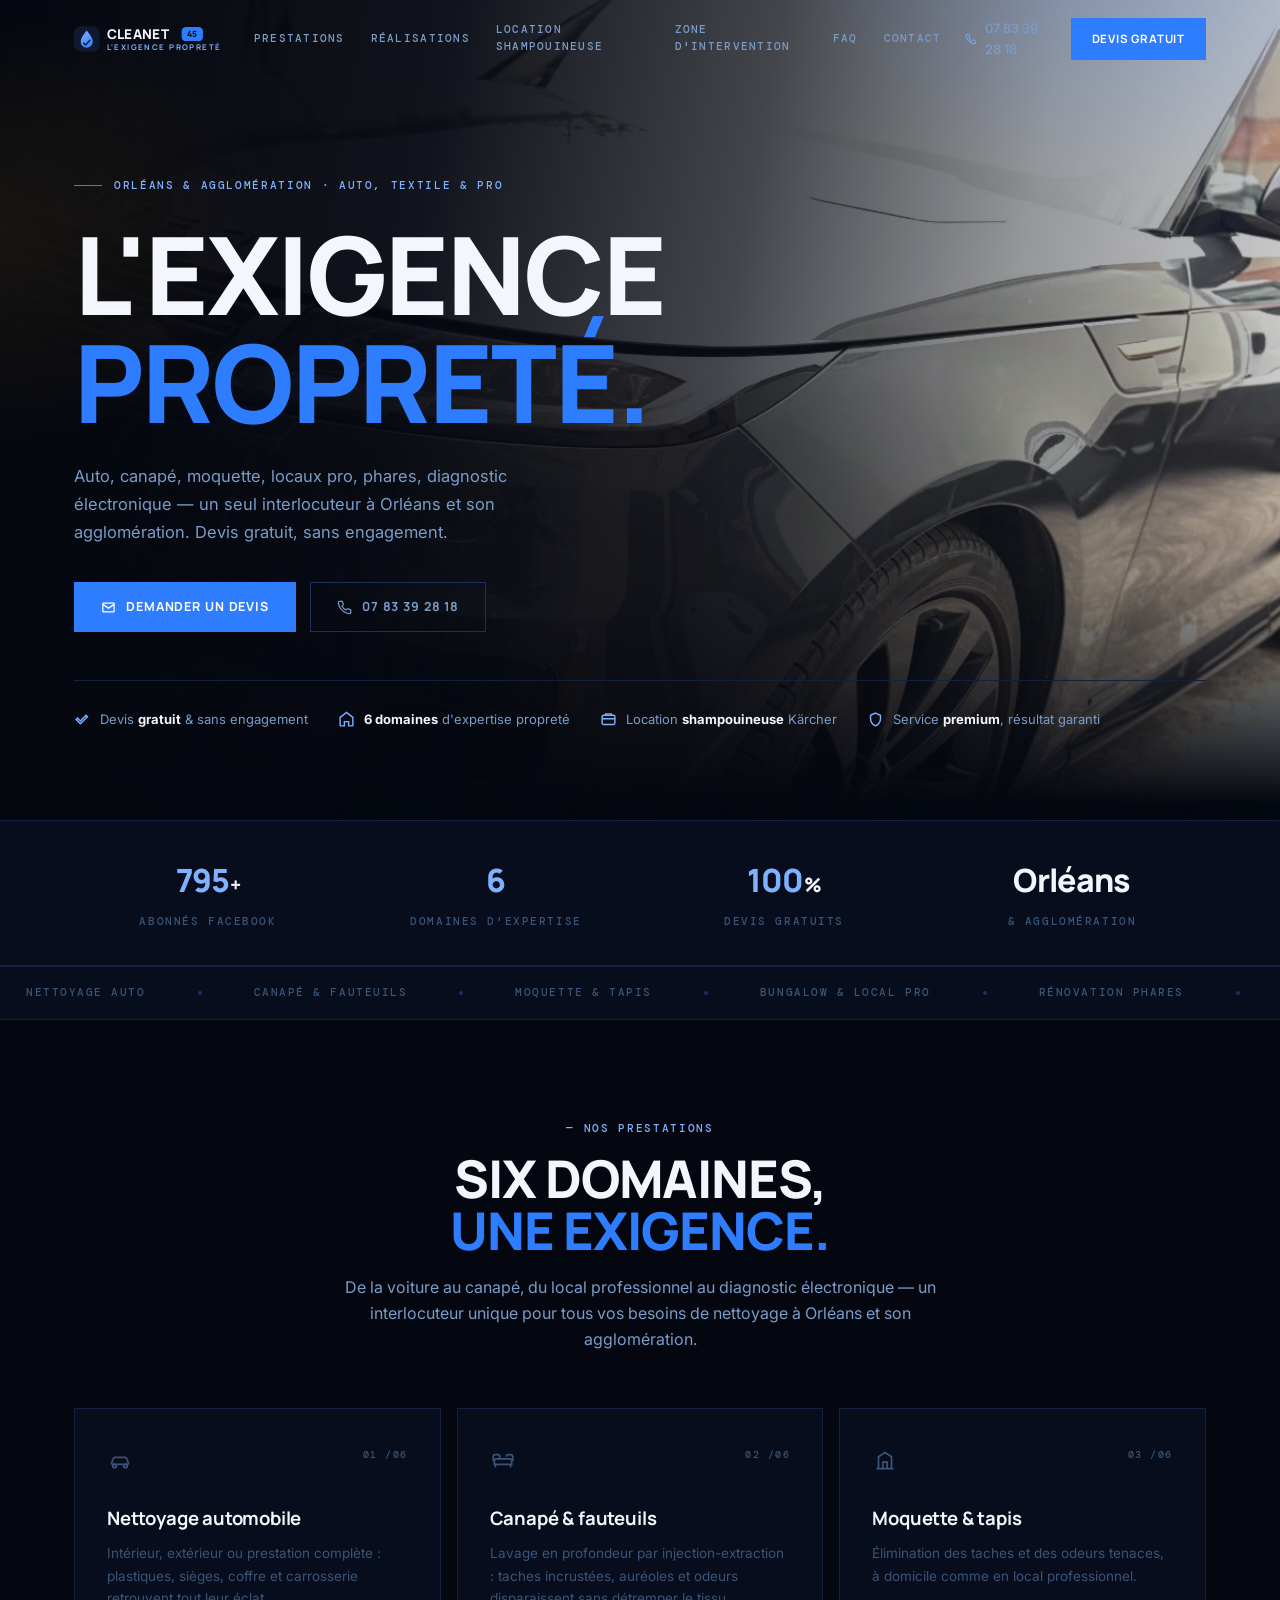
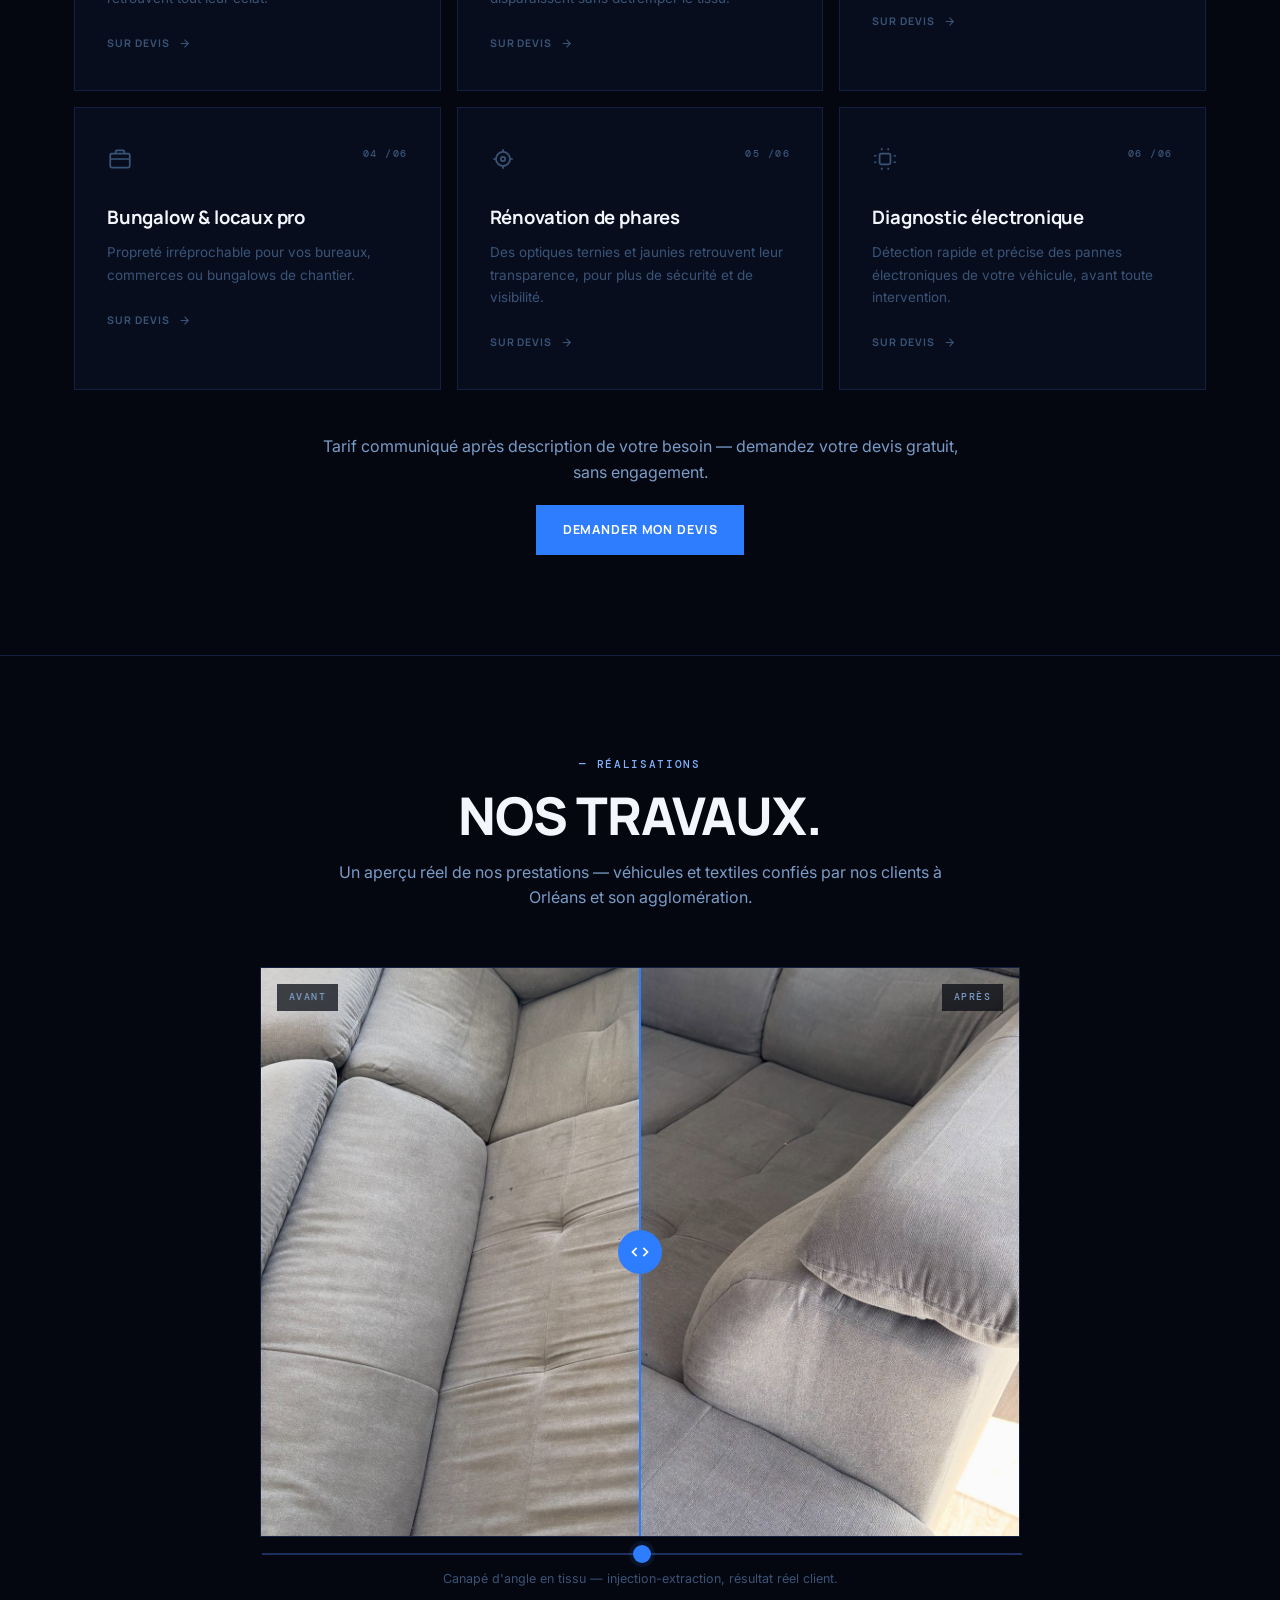
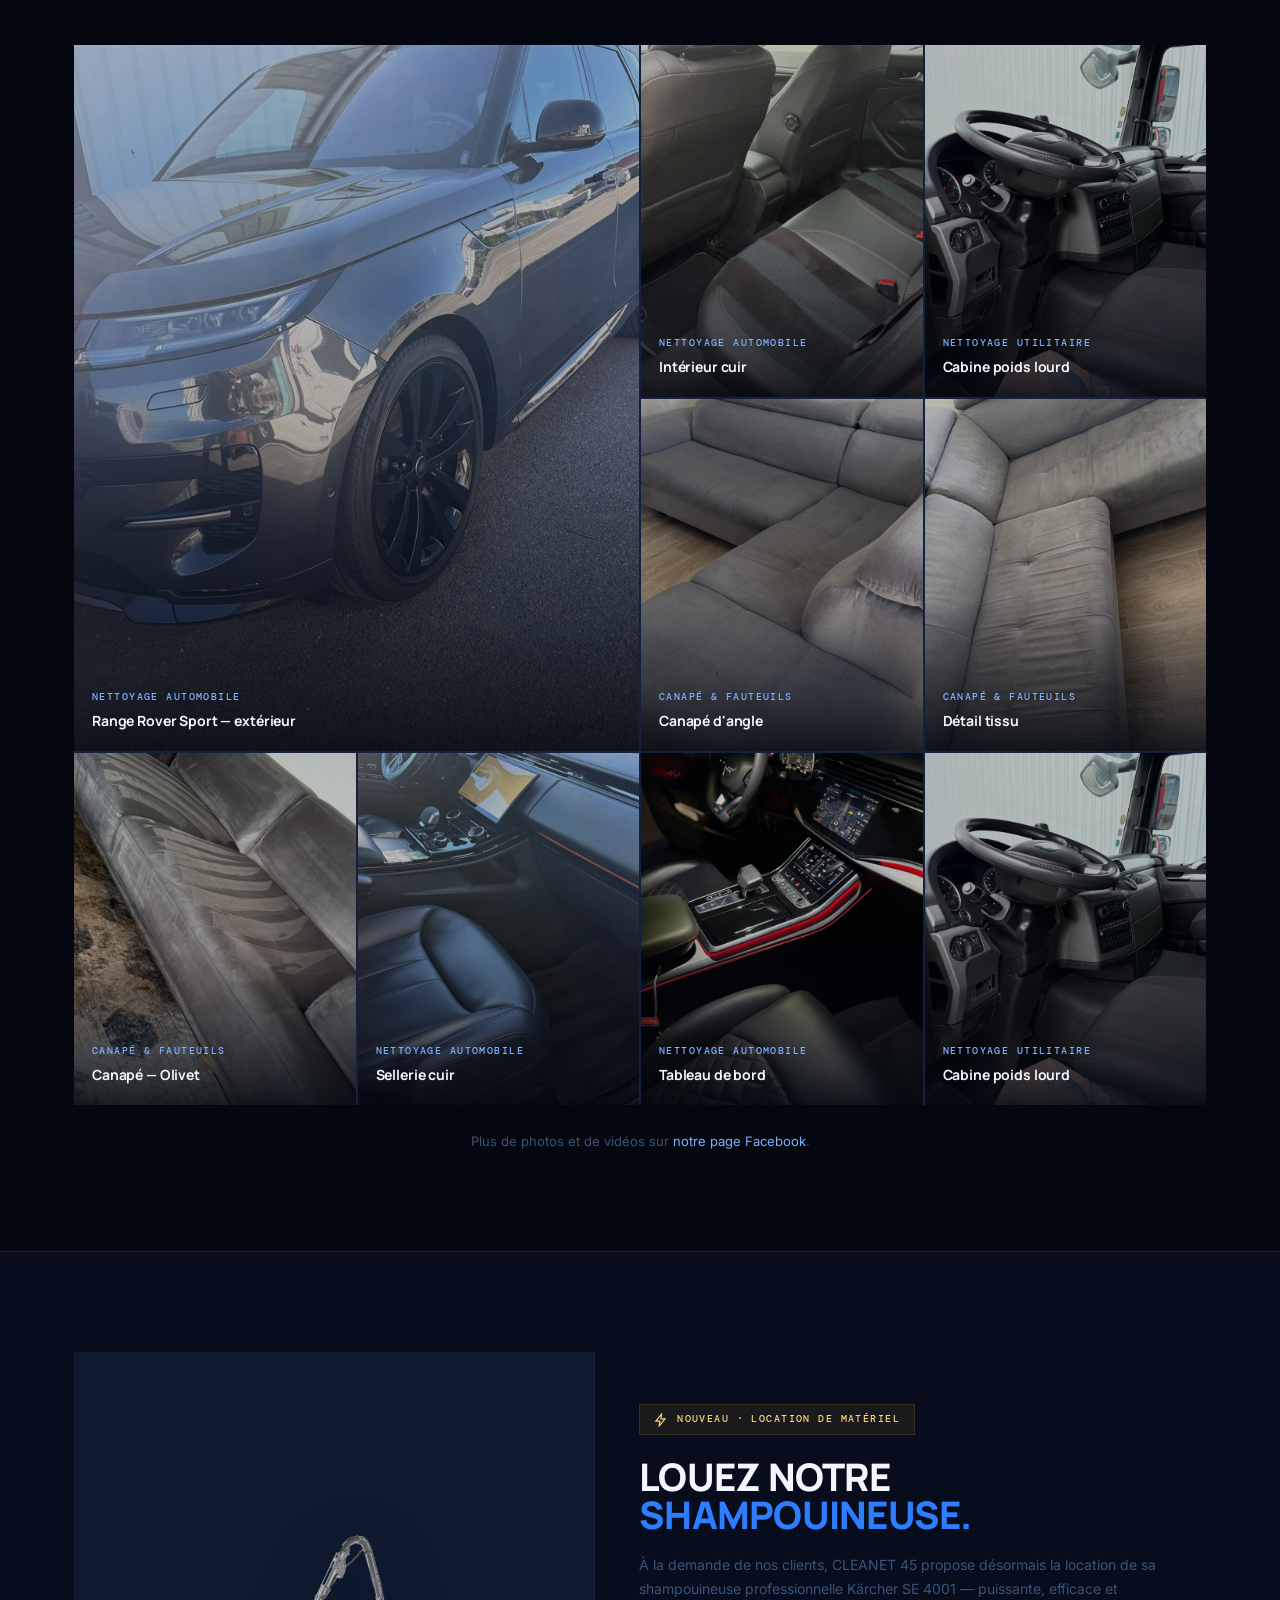
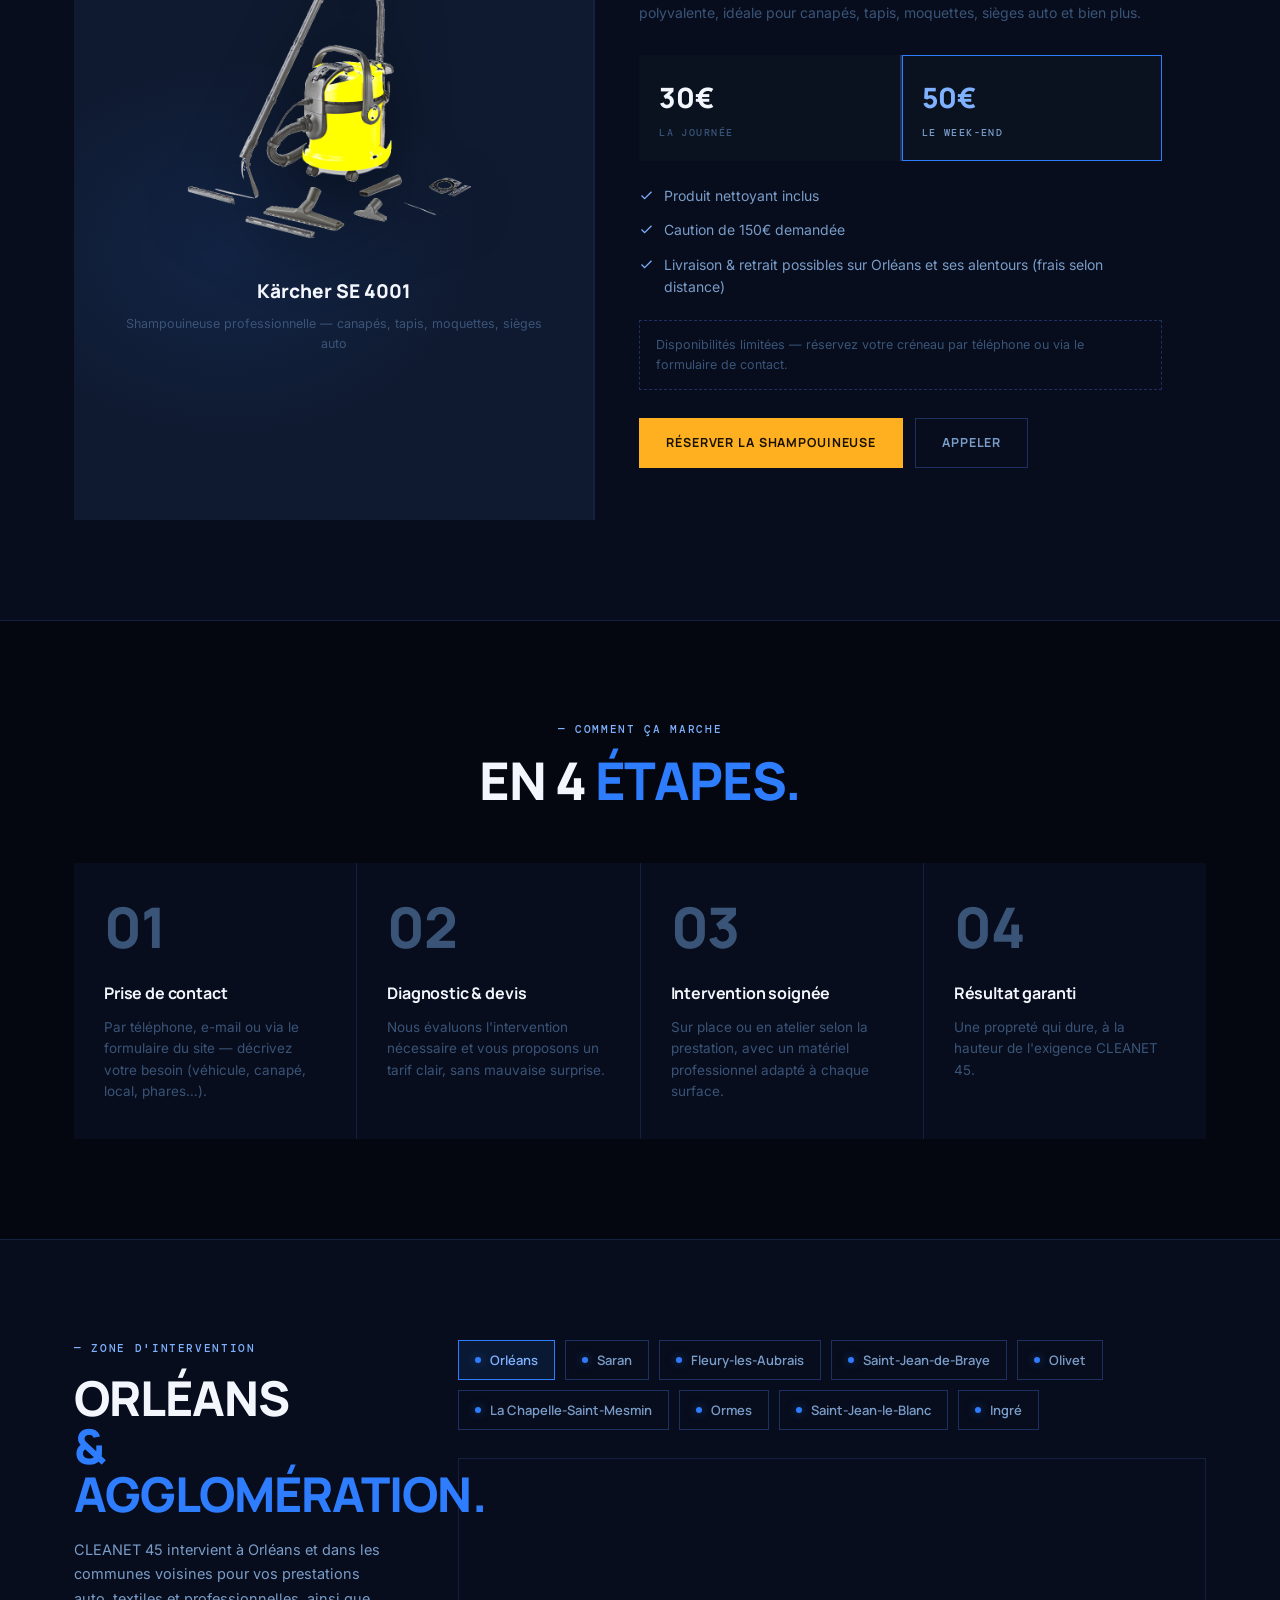
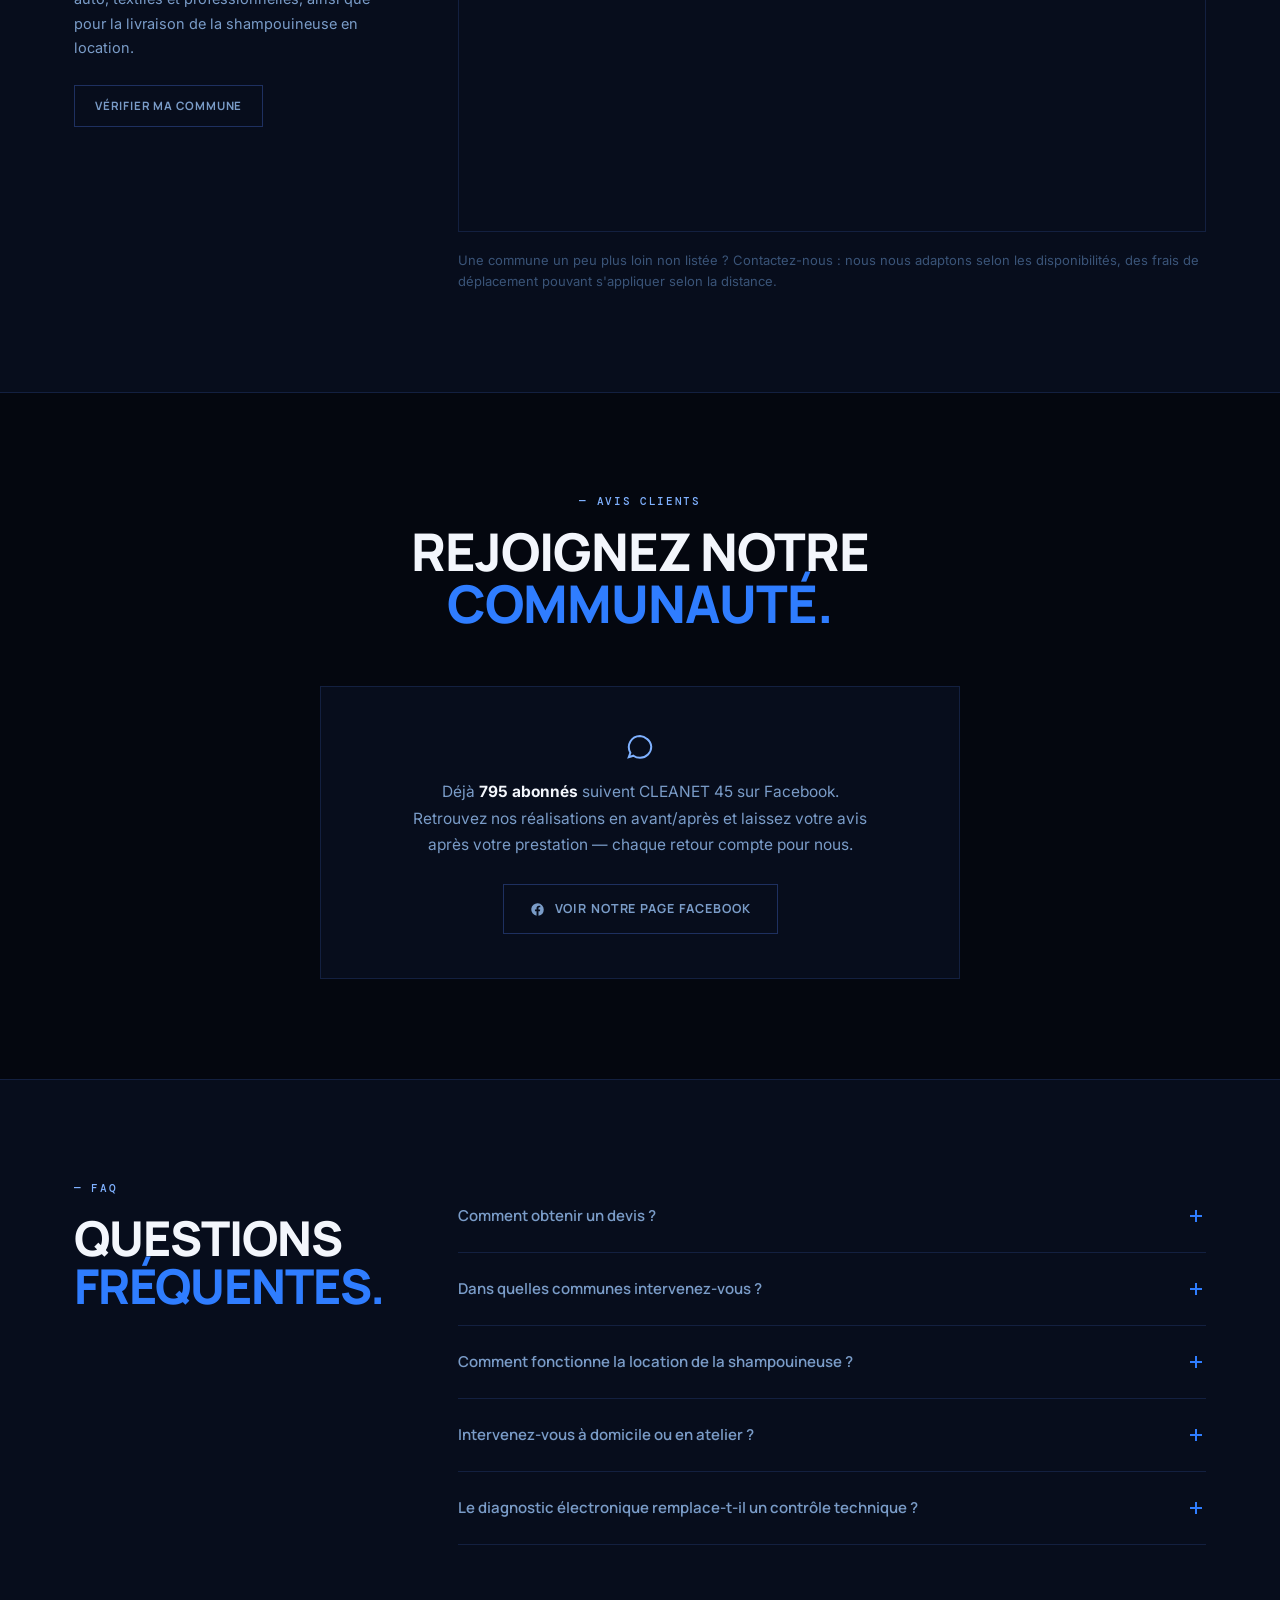
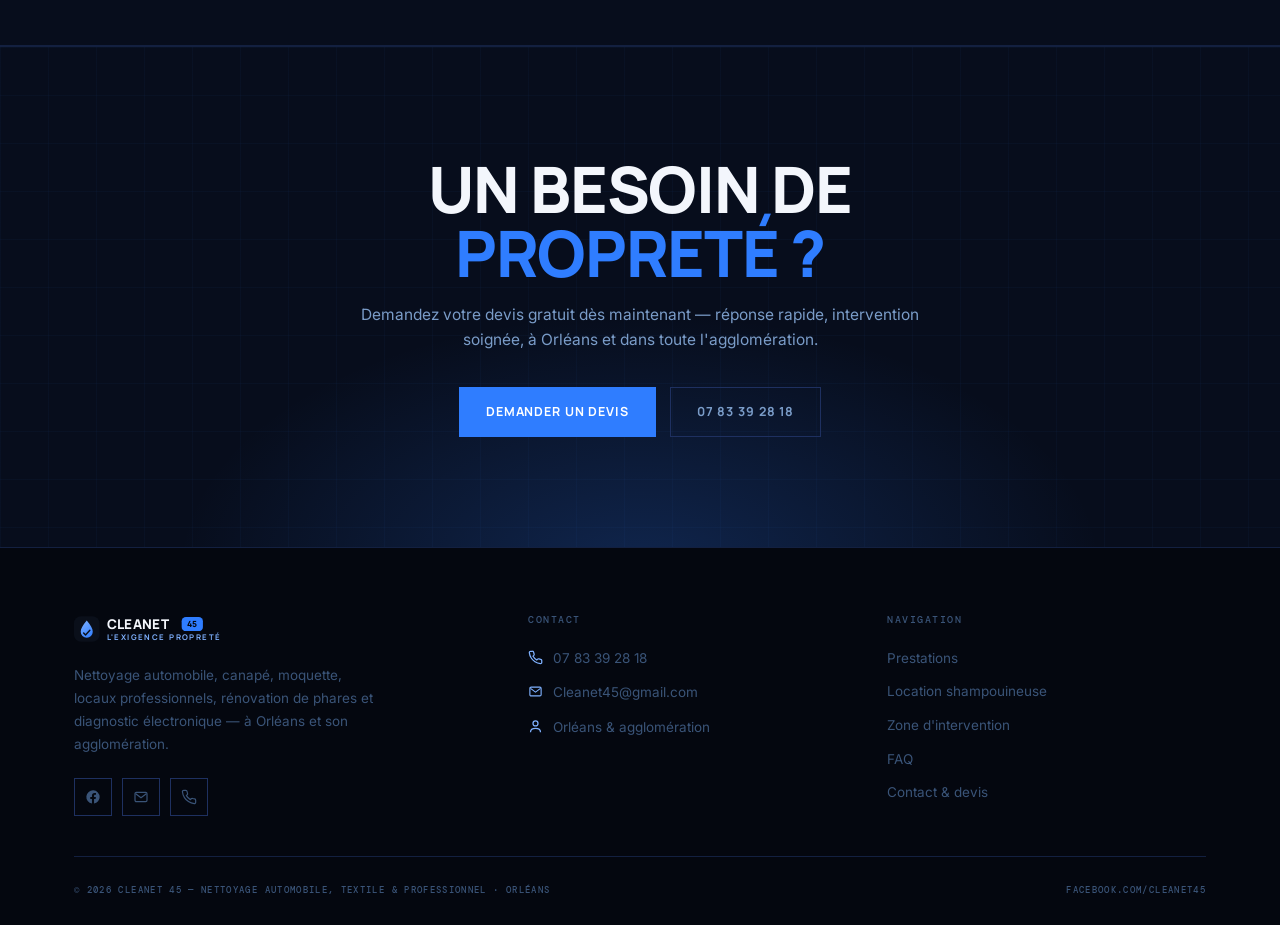
<file: index.html>
<!DOCTYPE html>
<html lang="fr">
<head>
<meta charset="UTF-8" />
<meta name="viewport" content="width=device-width, initial-scale=1" />
<title>CLEANET 45 — Nettoyage auto, canapé, moquette & pro | Orléans</title>
<meta name="description" content="CLEANET 45, l'exigence propreté à Orléans et son agglomération : nettoyage automobile, canapé, moquette, locaux professionnels, rénovation de phares, diagnostic électronique et location de shampouineuse Kärcher. Devis gratuit." />
<meta name="theme-color" content="#070b14" />
<link rel="icon" href="assets/favicon.svg" type="image/svg+xml" />
<link rel="apple-touch-icon" href="assets/favicon.svg" />
<meta property="og:title" content="CLEANET 45 — L'exigence propreté" />
<meta property="og:description" content="Nettoyage automobile, canapé, moquette, locaux pro, rénovation de phares, diagnostic électronique et location de shampouineuse — à Orléans et son agglomération." />
<meta property="og:type" content="website" />
<meta property="og:locale" content="fr_FR" />
<link rel="preconnect" href="https://fonts.googleapis.com" />
<link rel="preconnect" href="https://fonts.gstatic.com" crossorigin />
<link href="https://fonts.googleapis.com/css2?family=Manrope:wght@700;800&family=Inter:wght@400;600;700&family=DM+Mono:wght@400;500&display=swap" rel="stylesheet" />
<link rel="stylesheet" href="assets/styles.css" />
<script type="application/ld+json">
{
  "@context": "https://schema.org",
  "@type": "LocalBusiness",
  "name": "CLEANET 45",
  "description": "Nettoyage automobile, canapé, moquette, locaux professionnels, rénovation de phares, diagnostic électronique et location de shampouineuse Kärcher.",
  "telephone": "+33783392818",
  "email": "Cleanet45@gmail.com",
  "priceRange": "€€",
  "areaServed": "Orléans et son agglomération",
  "address": { "@type": "PostalAddress", "addressLocality": "Orléans", "addressRegion": "Loiret", "addressCountry": "FR" },
  "sameAs": ["https://www.facebook.com/Cleanet45/"]
}
</script>
</head>
<body>
<a class="skip-link" href="#main">Aller au contenu</a>

<header class="hd" id="hd">
  <div class="hd-in">
    <a href="#top" class="logo">
      <span class="logo-mark">
        <svg viewBox="0 0 220 48" role="img" aria-label="CLEANET 45">
          <rect x="0" y="6" width="36" height="36" rx="10" fill="#0f1a30"/>
          <path d="M18 12c5.5 6.7 8.5 11.2 8.5 15.8a8.5 8.5 0 0 1-17 0c0-4.6 3-9.1 8.5-15.8Z" fill="url(#hg)"/>
          <path d="M13.6 29.6l2.7 3 6.1-6.8" stroke="#0f1a30" stroke-width="2" fill="none" stroke-linecap="round" stroke-linejoin="round"/>
          <text x="46" y="24" fill="#f3f6fc" font-family="Manrope,sans-serif" font-weight="800" font-size="19" letter-spacing="0.5">CLEANET</text>
          <text x="46" y="39" fill="#7fb1ff" font-family="Manrope,sans-serif" font-weight="700" font-size="11" letter-spacing="2">L'EXIGENCE PROPRETÉ</text>
          <rect x="152" y="7" width="30" height="20" rx="6" fill="#2f7dff"/>
          <text x="167" y="21.5" fill="#04070f" font-family="Manrope,sans-serif" font-weight="800" font-size="12" text-anchor="middle">45</text>
          <defs>
            <linearGradient id="hg" x1="9" y1="12" x2="26" y2="36" gradientUnits="userSpaceOnUse">
              <stop stop-color="#7fb1ff"/><stop offset="1" stop-color="#2f7dff"/>
            </linearGradient>
          </defs>
        </svg>
      </span>
    </a>
    <nav class="nav" aria-label="Navigation principale">
      <a href="#prestations">Prestations</a>
      <a href="#realisations">Réalisations</a>
      <a href="#location">Location shampouineuse</a>
      <a href="#zone">Zone d'intervention</a>
      <a href="#faq">FAQ</a>
      <a href="contact.html">Contact</a>
    </nav>
    <div class="hd-actions">
      <a class="tel-pill" href="tel:+33783392818">
        <svg viewBox="0 0 24 24" fill="none" stroke="currentColor" stroke-width="2"><path d="M22 16.92v3a2 2 0 0 1-2.18 2 19.79 19.79 0 0 1-8.63-3.07 19.5 19.5 0 0 1-6-6 19.79 19.79 0 0 1-3.07-8.67A2 2 0 0 1 4.11 2h3a2 2 0 0 1 2 1.72c.127.96.361 1.903.7 2.81a2 2 0 0 1-.45 2.11L8.09 9.91a16 16 0 0 0 6 6l1.27-1.27a2 2 0 0 1 2.11-.45c.907.339 1.85.573 2.81.7A2 2 0 0 1 22 16.92z"/></svg>
        07 83 39 28 18
      </a>
      <a class="btn btn-blue btn-sm" href="contact.html">Devis gratuit</a>
      <button class="burger" id="burger" aria-label="Menu" aria-expanded="false"><span></span><span></span><span></span></button>
    </div>
  </div>
</header>

<div class="mnav-backdrop" id="mnavBackdrop"></div>
<nav class="mnav" id="mnav" inert>
  <a href="#prestations">Prestations</a>
  <a href="#realisations">Réalisations</a>
  <a href="#location">Location shampouineuse</a>
  <a href="#zone">Zone d'intervention</a>
  <a href="#faq">FAQ</a>
  <a href="contact.html">Contact</a>
  <a class="btn btn-blue" href="tel:+33783392818" style="margin-top:14px">Appeler le 07 83 39 28 18</a>
</nav>

<main id="main">
<span id="top"></span>

<!-- ===================== HERO ===================== -->
<section class="hero">
  <div class="hero-media" aria-hidden="true">
    <picture>
      <source media="(max-width:640px)" srcset="assets/img/gallery/hero-exterieur-sm.jpg" />
      <img src="assets/img/gallery/hero-exterieur.jpg" alt="" loading="eager" fetchpriority="high" />
    </picture>
  </div>
  <div class="hero-glow" aria-hidden="true"></div>
  <div class="hero-in">
    <p class="eyebrow">Orléans &amp; agglomération · Auto, textile &amp; pro</p>
    <h1><span>L'exigence</span><span class="accent">propreté.</span></h1>
    <p class="hero-sub">Auto, canapé, moquette, locaux pro, phares, diagnostic électronique — un seul interlocuteur à Orléans et son agglomération. Devis gratuit, sans engagement.</p>
    <div class="hero-cta">
      <a class="btn btn-blue" href="contact.html">
        <svg viewBox="0 0 24 24" fill="none" stroke="currentColor" stroke-width="2"><path d="M4 4h16v16H4z" opacity="0"/><path d="M3 7l9 6 9-6M4 5h16a1 1 0 0 1 1 1v12a1 1 0 0 1-1 1H4a1 1 0 0 1-1-1V6a1 1 0 0 1 1-1Z"/></svg>
        Demander un devis
      </a>
      <a class="btn btn-ghost" href="tel:+33783392818">
        <svg viewBox="0 0 24 24" fill="none" stroke="currentColor" stroke-width="2"><path d="M22 16.92v3a2 2 0 0 1-2.18 2 19.79 19.79 0 0 1-8.63-3.07 19.5 19.5 0 0 1-6-6 19.79 19.79 0 0 1-3.07-8.67A2 2 0 0 1 4.11 2h3a2 2 0 0 1 2 1.72c.127.96.361 1.903.7 2.81a2 2 0 0 1-.45 2.11L8.09 9.91a16 16 0 0 0 6 6l1.27-1.27a2 2 0 0 1 2.11-.45c.907.339 1.85.573 2.81.7A2 2 0 0 1 22 16.92z"/></svg>
        07 83 39 28 18
      </a>
    </div>
    <div class="hero-badges">
      <div class="hb"><svg viewBox="0 0 24 24" fill="none" stroke="currentColor" stroke-width="2"><path d="M3 12l2-2 4 4 8-8 2 2-10 10-6-6z"/></svg><span>Devis <b>gratuit</b> &amp; sans engagement</span></div>
      <div class="hb"><svg viewBox="0 0 24 24" fill="none" stroke="currentColor" stroke-width="2"><path d="M3 9l9-7 9 7v11a1 1 0 0 1-1 1h-5v-6H9v6H4a1 1 0 0 1-1-1z"/></svg><span><b>6 domaines</b> d'expertise propreté</span></div>
      <div class="hb"><svg viewBox="0 0 24 24" fill="none" stroke="currentColor" stroke-width="2"><rect x="3" y="6" width="18" height="13" rx="2"/><path d="M8 6V4h8v2M3 11h18"/></svg><span>Location <b>shampouineuse</b> Kärcher</span></div>
      <div class="hb"><svg viewBox="0 0 24 24" fill="none" stroke="currentColor" stroke-width="2"><path d="M12 3l7 3v5c0 5-3.5 8.5-7 10-3.5-1.5-7-5-7-10V6l7-3Z"/></svg><span>Service <b>premium</b>, résultat garanti</span></div>
    </div>
  </div>
</section>

<!-- ===================== STATS ===================== -->
<div class="stats sec-edge-t sec-edge-b">
  <div class="stats-in">
    <div class="stat"><b><span class="cy">795</span><span class="sfx">+</span></b><span>Abonnés Facebook</span></div>
    <div class="stat"><b><span class="cy">6</span></b><span>Domaines d'expertise</span></div>
    <div class="stat"><b><span class="cy">100</span><span class="sfx">%</span></b><span>Devis gratuits</span></div>
    <div class="stat"><b>Orléans</b><span>&amp; agglomération</span></div>
  </div>
</div>

<!-- ===================== MARQUEE ===================== -->
<div class="marquee">
  <div class="marquee-track">
    <span>Nettoyage auto</span><span>Canapé &amp; fauteuils</span><span>Moquette &amp; tapis</span><span>Bungalow &amp; local pro</span><span>Rénovation phares</span><span>Diagnostic électronique</span><span>Location shampouineuse</span>
    <span>Nettoyage auto</span><span>Canapé &amp; fauteuils</span><span>Moquette &amp; tapis</span><span>Bungalow &amp; local pro</span><span>Rénovation phares</span><span>Diagnostic électronique</span><span>Location shampouineuse</span>
  </div>
</div>

<!-- ===================== PRESTATIONS ===================== -->
<section class="section" id="prestations">
  <div class="wrap">
    <div class="sec-head center" data-reveal>
      <span class="sec-eyebrow">Nos prestations</span>
      <h2>Six domaines,<br /><span class="accent">une exigence.</span></h2>
      <p>De la voiture au canapé, du local professionnel au diagnostic électronique — un interlocuteur unique pour tous vos besoins de nettoyage à Orléans et son agglomération.</p>
    </div>

    <div class="svc-grid" tabindex="0" aria-label="Nos prestations, faites glisser pour voir toutes les cartes">
      <div class="svc-card" data-reveal>
        <div class="svc-top">
          <div class="svc-icon"><svg viewBox="0 0 24 24" fill="none" stroke="currentColor" stroke-width="1.6"><path d="M4 16l1.5-5A2 2 0 0 1 7.4 9.5h9.2a2 2 0 0 1 1.9 1.5L20 16"/><circle cx="7" cy="17.5" r="1.6"/><circle cx="17" cy="17.5" r="1.6"/><path d="M4 16h16"/></svg></div>
          <span class="svc-num">01 /06</span>
        </div>
        <h3>Nettoyage automobile</h3>
        <p>Intérieur, extérieur ou prestation complète : plastiques, sièges, coffre et carrosserie retrouvent tout leur éclat.</p>
        <span class="svc-tag">Sur devis<svg viewBox="0 0 24 24" fill="none" stroke="currentColor" stroke-width="2"><line x1="5" y1="12" x2="19" y2="12"/><polyline points="12 5 19 12 12 19"/></svg></span>
      </div>

      <div class="svc-card" data-reveal>
        <div class="svc-top">
          <div class="svc-icon"><svg viewBox="0 0 24 24" fill="none" stroke="currentColor" stroke-width="1.6"><path d="M4 13a2 2 0 0 1 2-2h12a2 2 0 0 1 2 2v3H4v-3Z"/><path d="M5 16v3M19 16v3M3 13V9a2 2 0 0 1 2-2h2a2 2 0 0 1 2 2v2M15 9a2 2 0 0 1 2-2h2a2 2 0 0 1 2 2v4"/></svg></div>
          <span class="svc-num">02 /06</span>
        </div>
        <h3>Canapé &amp; fauteuils</h3>
        <p>Lavage en profondeur par injection-extraction : taches incrustées, auréoles et odeurs disparaissent sans détremper le tissu.</p>
        <span class="svc-tag">Sur devis<svg viewBox="0 0 24 24" fill="none" stroke="currentColor" stroke-width="2"><line x1="5" y1="12" x2="19" y2="12"/><polyline points="12 5 19 12 12 19"/></svg></span>
      </div>

      <div class="svc-card" data-reveal>
        <div class="svc-top">
          <div class="svc-icon"><svg viewBox="0 0 24 24" fill="none" stroke="currentColor" stroke-width="1.6"><path d="M4 20h16M6 20V9l6-4 6 4v11M10 20v-6h4v6"/></svg></div>
          <span class="svc-num">03 /06</span>
        </div>
        <h3>Moquette &amp; tapis</h3>
        <p>Élimination des taches et des odeurs tenaces, à domicile comme en local professionnel.</p>
        <span class="svc-tag">Sur devis<svg viewBox="0 0 24 24" fill="none" stroke="currentColor" stroke-width="2"><line x1="5" y1="12" x2="19" y2="12"/><polyline points="12 5 19 12 12 19"/></svg></span>
      </div>

      <div class="svc-card" data-reveal>
        <div class="svc-top">
          <div class="svc-icon"><svg viewBox="0 0 24 24" fill="none" stroke="currentColor" stroke-width="1.6"><rect x="3" y="7" width="18" height="13" rx="1.5"/><path d="M8 7V5a1 1 0 0 1 1-1h6a1 1 0 0 1 1 1v2M3 12h18"/></svg></div>
          <span class="svc-num">04 /06</span>
        </div>
        <h3>Bungalow &amp; locaux pro</h3>
        <p>Propreté irréprochable pour vos bureaux, commerces ou bungalows de chantier.</p>
        <span class="svc-tag">Sur devis<svg viewBox="0 0 24 24" fill="none" stroke="currentColor" stroke-width="2"><line x1="5" y1="12" x2="19" y2="12"/><polyline points="12 5 19 12 12 19"/></svg></span>
      </div>

      <div class="svc-card" data-reveal>
        <div class="svc-top">
          <div class="svc-icon"><svg viewBox="0 0 24 24" fill="none" stroke="currentColor" stroke-width="1.6"><circle cx="12" cy="12" r="6.5"/><circle cx="12" cy="12" r="2"/><path d="M12 3v2.5M12 18.5V21M3 12h2.5M18.5 12H21"/></svg></div>
          <span class="svc-num">05 /06</span>
        </div>
        <h3>Rénovation de phares</h3>
        <p>Des optiques ternies et jaunies retrouvent leur transparence, pour plus de sécurité et de visibilité.</p>
        <span class="svc-tag">Sur devis<svg viewBox="0 0 24 24" fill="none" stroke="currentColor" stroke-width="2"><line x1="5" y1="12" x2="19" y2="12"/><polyline points="12 5 19 12 12 19"/></svg></span>
      </div>

      <div class="svc-card" data-reveal>
        <div class="svc-top">
          <div class="svc-icon"><svg viewBox="0 0 24 24" fill="none" stroke="currentColor" stroke-width="1.6"><rect x="7" y="7" width="10" height="10" rx="1.5"/><path d="M9 2v2M15 2v2M9 20v2M15 20v2M2 9h2M2 15h2M20 9h2M20 15h2"/></svg></div>
          <span class="svc-num">06 /06</span>
        </div>
        <h3>Diagnostic électronique</h3>
        <p>Détection rapide et précise des pannes électroniques de votre véhicule, avant toute intervention.</p>
        <span class="svc-tag">Sur devis<svg viewBox="0 0 24 24" fill="none" stroke="currentColor" stroke-width="2"><line x1="5" y1="12" x2="19" y2="12"/><polyline points="12 5 19 12 12 19"/></svg></span>
      </div>
    </div>

    <div class="center-copy" style="margin-top:44px" data-reveal>
      <p style="color:var(--text-dim);margin-bottom:20px">Tarif communiqué après description de votre besoin — demandez votre devis gratuit, sans engagement.</p>
      <a class="btn btn-blue" href="contact.html">Demander mon devis</a>
    </div>
  </div>
</section>

<!-- ===================== RÉALISATIONS ===================== -->
<section class="section sec-edge-t" id="realisations">
  <div class="wrap">
    <div class="sec-head center" data-reveal>
      <span class="sec-eyebrow">Réalisations</span>
      <h2>Nos travaux.</h2>
      <p>Un aperçu réel de nos prestations — véhicules et textiles confiés par nos clients à Orléans et son agglomération.</p>
    </div>

    <div class="ba-slider" data-reveal role="group" aria-label="Comparateur avant et après nettoyage d'un canapé d'angle">
      <div class="ba-frame" id="baFrame">
        <img class="ba-img ba-after" src="assets/img/gallery/canape-1.jpg" alt="Canapé après nettoyage par CLEANET 45" loading="lazy" />
        <div class="ba-before-wrap" id="baBeforeWrap">
          <img class="ba-img ba-before" src="assets/img/gallery/canape-2.jpg" alt="Canapé avant nettoyage, tissu taché" loading="lazy" />
        </div>
        <span class="ba-tag ba-tag-before">Avant</span>
        <span class="ba-tag ba-tag-after">Après</span>
        <div class="ba-handle" id="baHandle" aria-hidden="true">
          <svg viewBox="0 0 24 24" fill="none" stroke="currentColor" stroke-width="2"><path d="M8 7 3 12l5 5M16 7l5 5-5 5"/></svg>
        </div>
      </div>
      <input type="range" class="ba-range" id="baRange" min="0" max="100" value="50" step="0.1" aria-label="Faites glisser pour comparer avant et après" />
      <p class="ba-caption">Canapé d'angle en tissu — injection-extraction, résultat réel client.</p>
    </div>

    <div class="gal-grid" data-reveal tabindex="0" aria-label="Galerie de réalisations, faites glisser pour voir plus de photos">
      <a class="gal-item big" href="https://www.facebook.com/Cleanet45/" target="_blank" rel="noopener">
        <img src="assets/img/gallery/car-exterior-1-sm.jpg" srcset="assets/img/gallery/car-exterior-1-sm.jpg 900w, assets/img/gallery/car-exterior-1.jpg 1600w" sizes="(max-width:767px) 78vw, (max-width:959px) 66vw, 48vw" alt="Range Rover Sport noire, carrosserie brillante après nettoyage extérieur par CLEANET 45" loading="lazy" />
        <span class="gal-caption"><span class="tag">Nettoyage automobile</span><h4>Range Rover Sport — extérieur</h4></span>
      </a>
      <a class="gal-item" href="https://www.facebook.com/Cleanet45/" target="_blank" rel="noopener">
        <img src="assets/img/gallery/cuir-interieur-1-sm.jpg" srcset="assets/img/gallery/cuir-interieur-1-sm.jpg 900w, assets/img/gallery/cuir-interieur-1.jpg 1600w" sizes="(max-width:767px) 78vw, (max-width:959px) 33vw, 24vw" alt="Sièges arrière en cuir noir nettoyés, intérieur automobile impeccable" loading="lazy" />
        <span class="gal-caption"><span class="tag">Nettoyage automobile</span><h4>Intérieur cuir</h4></span>
      </a>
      <a class="gal-item" href="https://www.facebook.com/Cleanet45/" target="_blank" rel="noopener">
        <img src="assets/img/gallery/camion-cabine-1-sm.jpg" srcset="assets/img/gallery/camion-cabine-1-sm.jpg 900w, assets/img/gallery/camion-cabine-1.jpg 1600w" sizes="(max-width:767px) 78vw, (max-width:959px) 33vw, 24vw" alt="Cabine de camion nettoyée, tableau de bord et volant impeccables" loading="lazy" />
        <span class="gal-caption"><span class="tag">Nettoyage utilitaire</span><h4>Cabine poids lourd</h4></span>
      </a>
      <a class="gal-item" href="https://www.facebook.com/Cleanet45/" target="_blank" rel="noopener">
        <img src="assets/img/gallery/canape-1-sm.jpg" srcset="assets/img/gallery/canape-1-sm.jpg 900w, assets/img/gallery/canape-1.jpg 1600w" sizes="(max-width:767px) 78vw, (max-width:959px) 33vw, 24vw" alt="Canapé d'angle en tissu gris, nettoyage en profondeur par CLEANET 45" loading="lazy" />
        <span class="gal-caption"><span class="tag">Canapé &amp; fauteuils</span><h4>Canapé d'angle</h4></span>
      </a>
      <a class="gal-item" href="https://www.facebook.com/Cleanet45/" target="_blank" rel="noopener">
        <img src="assets/img/gallery/canape-2-sm.jpg" srcset="assets/img/gallery/canape-2-sm.jpg 900w, assets/img/gallery/canape-2.jpg 1600w" sizes="(max-width:767px) 78vw, (max-width:959px) 33vw, 24vw" alt="Détail d'un canapé en tissu traité par injection-extraction" loading="lazy" />
        <span class="gal-caption"><span class="tag">Canapé &amp; fauteuils</span><h4>Détail tissu</h4></span>
      </a>
      <a class="gal-item" href="https://www.facebook.com/Cleanet45/" target="_blank" rel="noopener">
        <img src="assets/img/gallery/canape-3-sm.jpg" srcset="assets/img/gallery/canape-3-sm.jpg 900w, assets/img/gallery/canape-3.jpg 1920w" sizes="(max-width:767px) 78vw, (max-width:959px) 33vw, 24vw" alt="Canapé d'angle gris nettoyé, traces de brossage visibles après injection-extraction" loading="lazy" />
        <span class="gal-caption"><span class="tag">Canapé &amp; fauteuils</span><h4>Canapé — Olivet</h4></span>
      </a>
      <a class="gal-item" href="https://www.facebook.com/Cleanet45/" target="_blank" rel="noopener">
        <img src="assets/img/gallery/cuir-interieur-2-sm.jpg" srcset="assets/img/gallery/cuir-interieur-2-sm.jpg 900w, assets/img/gallery/cuir-interieur-2.jpg 1920w" sizes="(max-width:767px) 78vw, (max-width:959px) 33vw, 24vw" alt="Sièges en cuir nettoyés en profondeur, intérieur automobile" loading="lazy" />
        <span class="gal-caption"><span class="tag">Nettoyage automobile</span><h4>Sellerie cuir</h4></span>
      </a>
      <a class="gal-item" href="https://www.facebook.com/Cleanet45/" target="_blank" rel="noopener">
        <img src="assets/img/gallery/interieur-tableau-bord-sm.jpg" srcset="assets/img/gallery/interieur-tableau-bord-sm.jpg 900w, assets/img/gallery/interieur-tableau-bord.jpg 1920w" sizes="(max-width:767px) 78vw, (max-width:959px) 33vw, 24vw" alt="Tableau de bord et console centrale nettoyés, intérieur automobile soigné" loading="lazy" />
        <span class="gal-caption"><span class="tag">Nettoyage automobile</span><h4>Tableau de bord</h4></span>
      </a>
      <a class="gal-item" href="https://www.facebook.com/Cleanet45/" target="_blank" rel="noopener">
        <img src="assets/img/gallery/camion-cabine-2-sm.jpg" srcset="assets/img/gallery/camion-cabine-2-sm.jpg 900w, assets/img/gallery/camion-cabine-2.jpg 1920w" sizes="(max-width:767px) 78vw, (max-width:959px) 33vw, 24vw" alt="Cabine de poids lourd nettoyée, volant et tableau de bord impeccables" loading="lazy" />
        <span class="gal-caption"><span class="tag">Nettoyage utilitaire</span><h4>Cabine poids lourd</h4></span>
      </a>
    </div>
    <p class="gal-note" data-reveal>Plus de photos et de vidéos sur <a href="https://www.facebook.com/Cleanet45/" target="_blank" rel="noopener">notre page Facebook</a>.</p>
  </div>
</section>

<!-- ===================== LOCATION SHAMPOUINEUSE ===================== -->
<section class="section sec-shade sec-edge-t sec-edge-b" id="location">
  <div class="wrap">
    <div class="promo-grid">
      <div class="promo-visual" data-reveal>
        <img src="assets/img/produits/karcher-se4001.png" alt="Shampouineuse Kärcher SE 4001 avec ses accessoires" loading="lazy" width="800" height="794" />
        <div>
          <b>Kärcher SE 4001</b>
          <span>Shampouineuse professionnelle — canapés, tapis, moquettes, sièges auto</span>
        </div>
      </div>
      <div class="promo-text" data-reveal>
        <span class="promo-badge">
          <svg viewBox="0 0 24 24" fill="none" stroke="currentColor" stroke-width="2" width="14" height="14"><path d="M13 2 3 14h7l-1 8 10-12h-7l1-8Z"/></svg>
          Nouveau · Location de matériel
        </span>
        <h2>Louez notre<br /><span class="accent">shampouineuse.</span></h2>
        <p>À la demande de nos clients, CLEANET 45 propose désormais la location de sa shampouineuse professionnelle Kärcher SE 4001 — puissante, efficace et polyvalente, idéale pour canapés, tapis, moquettes, sièges auto et bien plus.</p>

        <div class="rental-price">
          <div class="rp-card"><b>30€</b><span>La journée</span></div>
          <div class="rp-card"><b>50€</b><span>Le week-end</span></div>
        </div>

        <ul class="rental-list">
          <li><svg viewBox="0 0 24 24" fill="none" stroke="currentColor" stroke-width="2"><path d="M20 6 9 17l-5-5"/></svg>Produit nettoyant inclus</li>
          <li><svg viewBox="0 0 24 24" fill="none" stroke="currentColor" stroke-width="2"><path d="M20 6 9 17l-5-5"/></svg>Caution de 150€ demandée</li>
          <li><svg viewBox="0 0 24 24" fill="none" stroke="currentColor" stroke-width="2"><path d="M20 6 9 17l-5-5"/></svg>Livraison &amp; retrait possibles sur Orléans et ses alentours (frais selon distance)</li>
        </ul>

        <div class="rental-note">Disponibilités limitées — réservez votre créneau par téléphone ou via le formulaire de contact.</div>

        <div class="promo-cta">
          <a class="btn btn-amber" href="contact.html#location">Réserver la shampouineuse</a>
          <a class="btn btn-ghost" href="tel:+33783392818">Appeler</a>
        </div>
      </div>
    </div>
  </div>
</section>

<!-- ===================== PROCESS ===================== -->
<section class="section">
  <div class="wrap">
    <div class="sec-head center" data-reveal>
      <span class="sec-eyebrow">Comment ça marche</span>
      <h2>En 4 <span class="accent">étapes.</span></h2>
    </div>
    <div class="proc-grid" tabindex="0" aria-label="Les 4 étapes de votre devis, faites glisser pour voir la suite">
      <div class="proc-card" data-reveal>
        <div class="proc-num">01</div>
        <h4>Prise de contact</h4>
        <p>Par téléphone, e-mail ou via le formulaire du site — décrivez votre besoin (véhicule, canapé, local, phares…).</p>
      </div>
      <div class="proc-card" data-reveal>
        <div class="proc-num">02</div>
        <h4>Diagnostic &amp; devis</h4>
        <p>Nous évaluons l'intervention nécessaire et vous proposons un tarif clair, sans mauvaise surprise.</p>
      </div>
      <div class="proc-card" data-reveal>
        <div class="proc-num">03</div>
        <h4>Intervention soignée</h4>
        <p>Sur place ou en atelier selon la prestation, avec un matériel professionnel adapté à chaque surface.</p>
      </div>
      <div class="proc-card" data-reveal>
        <div class="proc-num">04</div>
        <h4>Résultat garanti</h4>
        <p>Une propreté qui dure, à la hauteur de l'exigence CLEANET 45.</p>
      </div>
    </div>
  </div>
</section>

<!-- ===================== ZONE D'INTERVENTION ===================== -->
<section class="section sec-shade sec-edge-t sec-edge-b" id="zone">
  <div class="wrap">
    <div class="split-grid">
      <div class="split-side" data-reveal>
        <span class="sec-eyebrow">Zone d'intervention</span>
        <h2>Orléans<br /><span class="accent">&amp; agglomération.</span></h2>
        <p>CLEANET 45 intervient à Orléans et dans les communes voisines pour vos prestations auto, textiles et professionnelles, ainsi que pour la livraison de la shampouineuse en location.</p>
        <a class="btn btn-ghost btn-sm" href="contact.html" style="margin-top:24px">Vérifier ma commune</a>
      </div>
      <div class="split-content" data-reveal>
        <ul class="zone-list" id="zoneList">
          <li><button type="button" class="active" data-city="Orléans, France" data-zoom="12"><span class="zone-dot"></span>Orléans</button></li>
          <li><button type="button" data-city="Saran, France" data-zoom="13"><span class="zone-dot"></span>Saran</button></li>
          <li><button type="button" data-city="Fleury-les-Aubrais, France" data-zoom="13"><span class="zone-dot"></span>Fleury-les-Aubrais</button></li>
          <li><button type="button" data-city="Saint-Jean-de-Braye, France" data-zoom="13"><span class="zone-dot"></span>Saint-Jean-de-Braye</button></li>
          <li><button type="button" data-city="Olivet, France" data-zoom="13"><span class="zone-dot"></span>Olivet</button></li>
          <li><button type="button" data-city="La Chapelle-Saint-Mesmin, France" data-zoom="13"><span class="zone-dot"></span>La Chapelle-Saint-Mesmin</button></li>
          <li><button type="button" data-city="Ormes, France" data-zoom="13"><span class="zone-dot"></span>Ormes</button></li>
          <li><button type="button" data-city="Saint-Jean-le-Blanc, France" data-zoom="13"><span class="zone-dot"></span>Saint-Jean-le-Blanc</button></li>
          <li><button type="button" data-city="Ingré, France" data-zoom="13"><span class="zone-dot"></span>Ingré</button></li>
        </ul>
        <div class="zone-map-wrap">
          <iframe class="zone-map" id="zoneMap" src="https://www.google.com/maps?q=Orl%C3%A9ans,+France&z=12&output=embed" title="Carte de la zone d'intervention CLEANET 45 : Orléans et son agglomération" loading="lazy" referrerpolicy="no-referrer-when-downgrade"></iframe>
        </div>
        <p class="zone-note">Une commune un peu plus loin non listée ? Contactez-nous : nous nous adaptons selon les disponibilités, des frais de déplacement pouvant s'appliquer selon la distance.</p>
      </div>
    </div>
  </div>
</section>

<!-- ===================== AVIS ===================== -->
<section class="section" id="avis">
  <div class="wrap">
    <div class="sec-head center" data-reveal>
      <span class="sec-eyebrow">Avis clients</span>
      <h2>Rejoignez notre <span class="accent">communauté.</span></h2>
    </div>
    <div class="avis-card" data-reveal>
      <svg width="30" height="30" viewBox="0 0 24 24" fill="none" stroke="currentColor" stroke-width="1.6" style="color:var(--blue-2);margin:0 auto 18px;display:block"><path d="M17.6 6.32A8.86 8.86 0 0 0 12.03 4a8.94 8.94 0 0 0-7.74 13.4L3 21l3.72-1.24a8.94 8.94 0 0 0 5.31 1.7h.01A8.94 8.94 0 0 0 21 12.5a8.86 8.86 0 0 0-3.4-6.18Z"/></svg>
      <p>Déjà <b style="color:var(--text)">795 abonnés</b> suivent CLEANET 45 sur Facebook. Retrouvez nos réalisations en avant/après et laissez votre avis après votre prestation — chaque retour compte pour nous.</p>
      <a class="btn btn-ghost" href="https://www.facebook.com/Cleanet45/" target="_blank" rel="noopener">
        <svg viewBox="0 0 24 24" fill="currentColor" width="17" height="17"><path d="M22 12a10 10 0 1 0-11.56 9.88v-6.99H7.9V12h2.54V9.8c0-2.5 1.49-3.89 3.78-3.89 1.1 0 2.24.2 2.24.2v2.46h-1.26c-1.24 0-1.63.77-1.63 1.56V12h2.78l-.45 2.89h-2.33v6.99A10 10 0 0 0 22 12Z"/></svg>
        Voir notre page Facebook
      </a>
    </div>
  </div>
</section>

<!-- ===================== FAQ ===================== -->
<section class="section sec-shade sec-edge-t sec-edge-b" id="faq">
  <div class="wrap">
    <div class="split-grid">
      <div class="split-side" data-reveal>
        <span class="sec-eyebrow">FAQ</span>
        <h2>Questions<br /><span class="accent">fréquentes.</span></h2>
      </div>
      <div class="split-content" data-reveal>
        <div class="faq-list">
          <details class="faq-item">
            <summary>Comment obtenir un devis ?<span class="faq-plus"></span></summary>
            <div class="faq-body">Décrivez votre besoin par téléphone, e-mail ou via le formulaire de contact : nature du service (auto, canapé, moquette, local, phares, diagnostic), état général et vos disponibilités. Nous vous répondons avec un tarif clair, sans engagement.</div>
          </details>
          <details class="faq-item">
            <summary>Dans quelles communes intervenez-vous ?<span class="faq-plus"></span></summary>
            <div class="faq-body">Nous intervenons principalement à Orléans et dans son agglomération (Saran, Fleury-les-Aubrais, Saint-Jean-de-Braye, Olivet…). Une commune plus éloignée ? Contactez-nous, nous nous adaptons selon les disponibilités et des frais de déplacement peuvent s'appliquer.</div>
          </details>
          <details class="faq-item">
            <summary>Comment fonctionne la location de la shampouineuse ?<span class="faq-plus"></span></summary>
            <div class="faq-body">La Kärcher SE 4001 se loue 30€ la journée ou 50€ le week-end, produit nettoyant inclus. Une caution de 150€ est demandée. Livraison et retrait sont possibles sur Orléans et ses alentours moyennant des frais selon la distance.</div>
          </details>
          <details class="faq-item">
            <summary>Intervenez-vous à domicile ou en atelier ?<span class="faq-plus"></span></summary>
            <div class="faq-body">Selon la prestation, nous intervenons directement chez vous, sur votre lieu de travail, ou prenons en charge votre véhicule ou votre matériel. Précisez votre préférence lors de la demande de devis.</div>
          </details>
          <details class="faq-item">
            <summary>Le diagnostic électronique remplace-t-il un contrôle technique ?<span class="faq-plus"></span></summary>
            <div class="faq-body">Non. Notre diagnostic électronique permet de détecter rapidement une panne ou un voyant allumé avant intervention — il ne remplace pas un contrôle technique réglementaire.</div>
          </details>
        </div>
      </div>
    </div>
  </div>
</section>

<!-- ===================== CTA BAND ===================== -->
<section class="cta-band">
  <div class="wrap cta-in">
    <h2>Un besoin de <span class="accent">propreté ?</span></h2>
    <p>Demandez votre devis gratuit dès maintenant — réponse rapide, intervention soignée, à Orléans et dans toute l'agglomération.</p>
    <div class="cta-actions">
      <a class="btn btn-blue" href="contact.html">Demander un devis</a>
      <a class="btn btn-ghost" href="tel:+33783392818">07 83 39 28 18</a>
    </div>
  </div>
</section>

</main>

<a class="call-fab" href="tel:+33783392818" aria-label="Appeler CLEANET 45">
  <svg viewBox="0 0 24 24" fill="none" stroke="currentColor" stroke-width="2"><path d="M22 16.92v3a2 2 0 0 1-2.18 2 19.79 19.79 0 0 1-8.63-3.07 19.5 19.5 0 0 1-6-6 19.79 19.79 0 0 1-3.07-8.67A2 2 0 0 1 4.11 2h3a2 2 0 0 1 2 1.72c.127.96.361 1.903.7 2.81a2 2 0 0 1-.45 2.11L8.09 9.91a16 16 0 0 0 6 6l1.27-1.27a2 2 0 0 1 2.11-.45c.907.339 1.85.573 2.81.7A2 2 0 0 1 22 16.92z"/></svg>
  Appeler
</a>

<footer class="ft">
  <div class="wrap">
    <div class="ft-grid">
      <div class="ft-brand">
        <a href="#top" class="logo">
          <span class="logo-mark">
            <svg viewBox="0 0 220 48" role="img" aria-label="CLEANET 45">
              <rect x="0" y="6" width="36" height="36" rx="10" fill="#0a0f1a"/>
              <path d="M18 12c5.5 6.7 8.5 11.2 8.5 15.8a8.5 8.5 0 0 1-17 0c0-4.6 3-9.1 8.5-15.8Z" fill="url(#fg)"/>
              <path d="M13.6 29.6l2.7 3 6.1-6.8" stroke="#0a0f1a" stroke-width="2" fill="none" stroke-linecap="round" stroke-linejoin="round"/>
              <text x="46" y="24" fill="#f3f6fc" font-family="Manrope,sans-serif" font-weight="800" font-size="19" letter-spacing="0.5">CLEANET</text>
              <text x="46" y="39" fill="#7fb1ff" font-family="Manrope,sans-serif" font-weight="700" font-size="11" letter-spacing="2">L'EXIGENCE PROPRETÉ</text>
              <rect x="152" y="7" width="30" height="20" rx="6" fill="#2f7dff"/>
              <text x="167" y="21.5" fill="#04070f" font-family="Manrope,sans-serif" font-weight="800" font-size="12" text-anchor="middle">45</text>
              <defs><linearGradient id="fg" x1="9" y1="12" x2="26" y2="36" gradientUnits="userSpaceOnUse"><stop stop-color="#7fb1ff"/><stop offset="1" stop-color="#2f7dff"/></linearGradient></defs>
            </svg>
          </span>
        </a>
        <p>Nettoyage automobile, canapé, moquette, locaux professionnels, rénovation de phares et diagnostic électronique — à Orléans et son agglomération.</p>
        <div class="ft-social">
          <a href="https://www.facebook.com/Cleanet45/" target="_blank" rel="noopener" aria-label="Facebook">
            <svg viewBox="0 0 24 24" fill="currentColor"><path d="M22 12a10 10 0 1 0-11.56 9.88v-6.99H7.9V12h2.54V9.8c0-2.5 1.49-3.89 3.78-3.89 1.1 0 2.24.2 2.24.2v2.46h-1.26c-1.24 0-1.63.77-1.63 1.56V12h2.78l-.45 2.89h-2.33v6.99A10 10 0 0 0 22 12Z"/></svg>
          </a>
          <a href="mailto:Cleanet45@gmail.com" aria-label="E-mail">
            <svg viewBox="0 0 24 24" fill="none" stroke="currentColor" stroke-width="1.8"><rect x="3" y="5" width="18" height="14" rx="2"/><path d="m4 7 8 6 8-6"/></svg>
          </a>
          <a href="tel:+33783392818" aria-label="Téléphone">
            <svg viewBox="0 0 24 24" fill="none" stroke="currentColor" stroke-width="1.8"><path d="M22 16.92v3a2 2 0 0 1-2.18 2 19.79 19.79 0 0 1-8.63-3.07 19.5 19.5 0 0 1-6-6 19.79 19.79 0 0 1-3.07-8.67A2 2 0 0 1 4.11 2h3a2 2 0 0 1 2 1.72c.127.96.361 1.903.7 2.81a2 2 0 0 1-.45 2.11L8.09 9.91a16 16 0 0 0 6 6l1.27-1.27a2 2 0 0 1 2.11-.45c.907.339 1.85.573 2.81.7A2 2 0 0 1 22 16.92z"/></svg>
          </a>
        </div>
      </div>
      <div>
        <h5>Contact</h5>
        <ul class="ft-contact">
          <li><svg viewBox="0 0 24 24" fill="none" stroke="currentColor" stroke-width="2"><path d="M22 16.92v3a2 2 0 0 1-2.18 2 19.79 19.79 0 0 1-8.63-3.07 19.5 19.5 0 0 1-6-6 19.79 19.79 0 0 1-3.07-8.67A2 2 0 0 1 4.11 2h3a2 2 0 0 1 2 1.72c.127.96.361 1.903.7 2.81a2 2 0 0 1-.45 2.11L8.09 9.91a16 16 0 0 0 6 6l1.27-1.27a2 2 0 0 1 2.11-.45c.907.339 1.85.573 2.81.7A2 2 0 0 1 22 16.92z"/></svg><a href="tel:+33783392818">07 83 39 28 18</a></li>
          <li><svg viewBox="0 0 24 24" fill="none" stroke="currentColor" stroke-width="1.8"><rect x="3" y="5" width="18" height="14" rx="2"/><path d="m4 7 8 6 8-6"/></svg><a href="mailto:Cleanet45@gmail.com">Cleanet45@gmail.com</a></li>
          <li><svg viewBox="0 0 24 24" fill="none" stroke="currentColor" stroke-width="2"><path d="M20 21c0-4-3.5-6-8-6s-8 2-8 6M12 11a4 4 0 1 0 0-8 4 4 0 0 0 0 8Z"/></svg><span>Orléans &amp; agglomération</span></li>
        </ul>
      </div>
      <div>
        <h5>Navigation</h5>
        <div class="ft-links">
          <a href="#prestations">Prestations</a>
          <a href="#location">Location shampouineuse</a>
          <a href="#zone">Zone d'intervention</a>
          <a href="#faq">FAQ</a>
          <a href="contact.html">Contact &amp; devis</a>
        </div>
      </div>
    </div>
    <div class="ft-bottom">
      <span>© <span id="year"></span> CLEANET 45 — Nettoyage automobile, textile &amp; professionnel · Orléans</span>
      <a href="https://www.facebook.com/Cleanet45/" target="_blank" rel="noopener">facebook.com/Cleanet45</a>
    </div>
  </div>
</footer>

<script src="assets/main.js"></script>
</body>
</html>
</file>
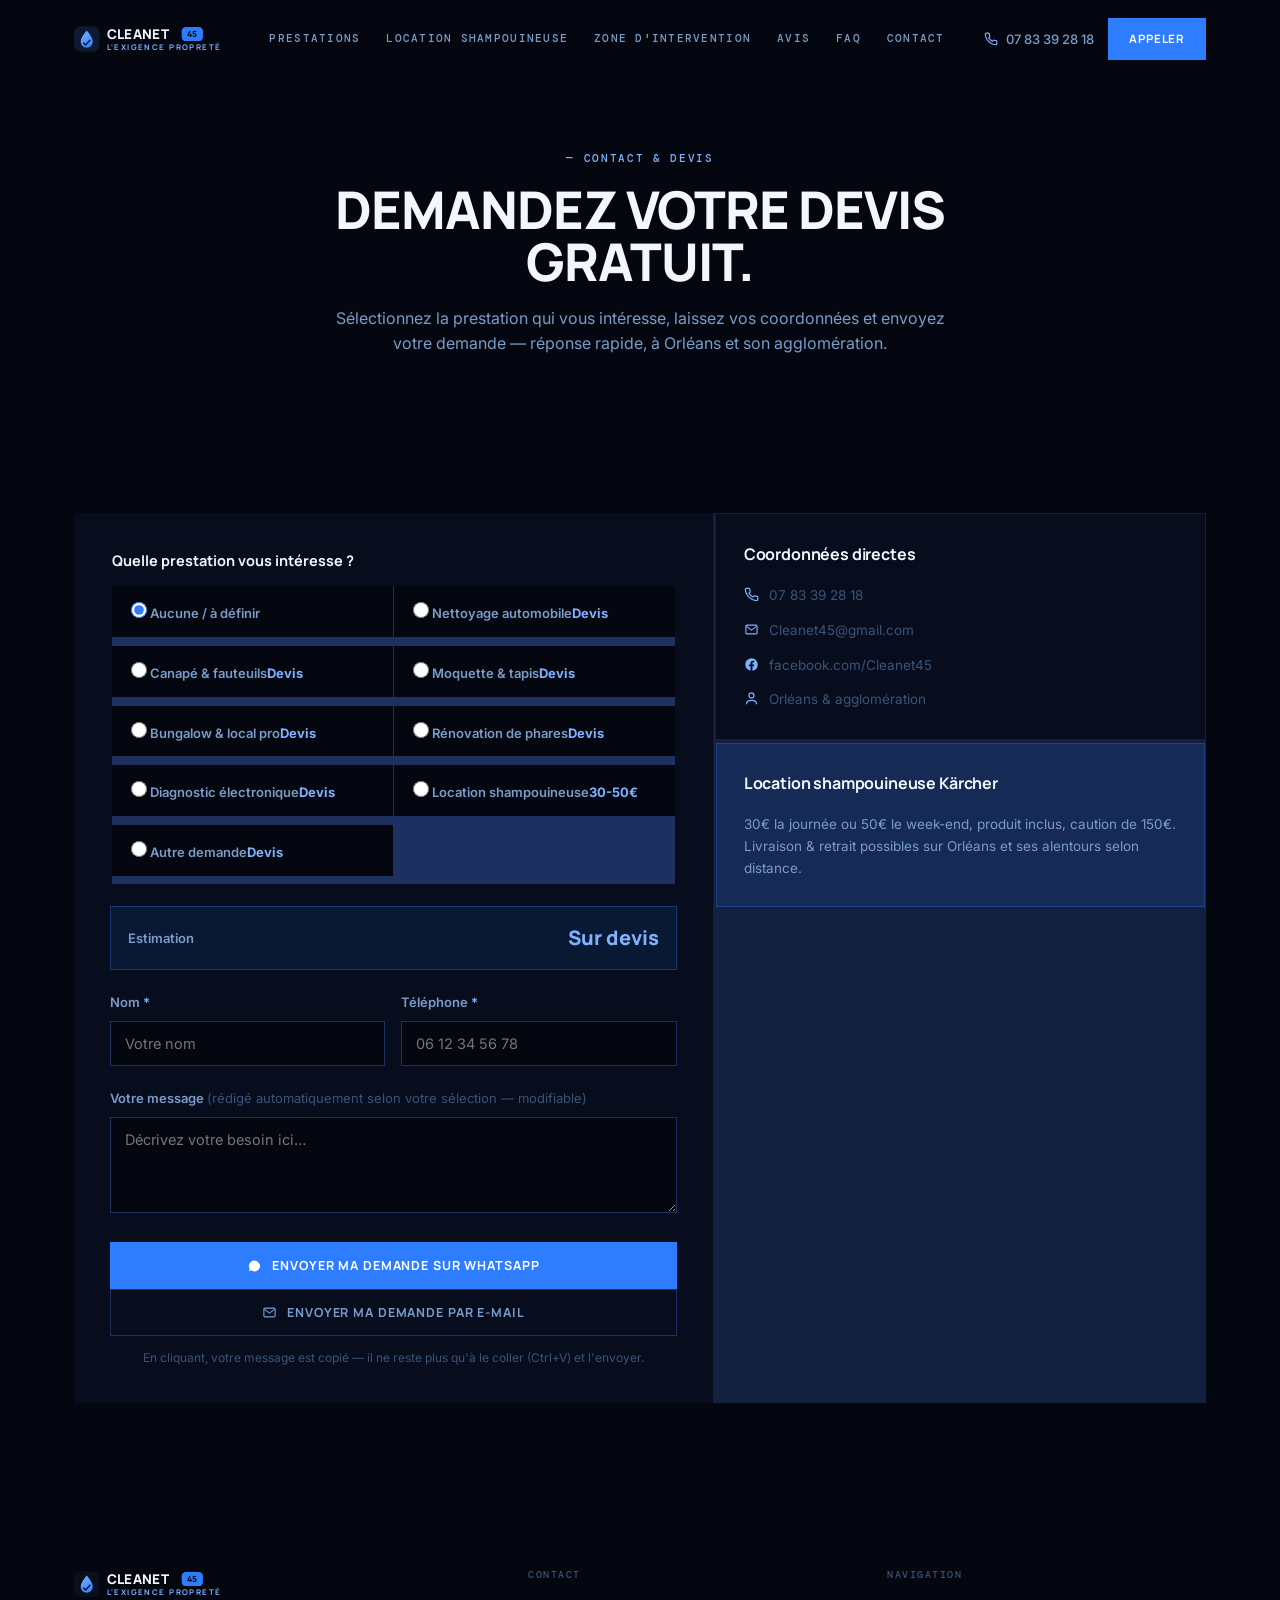
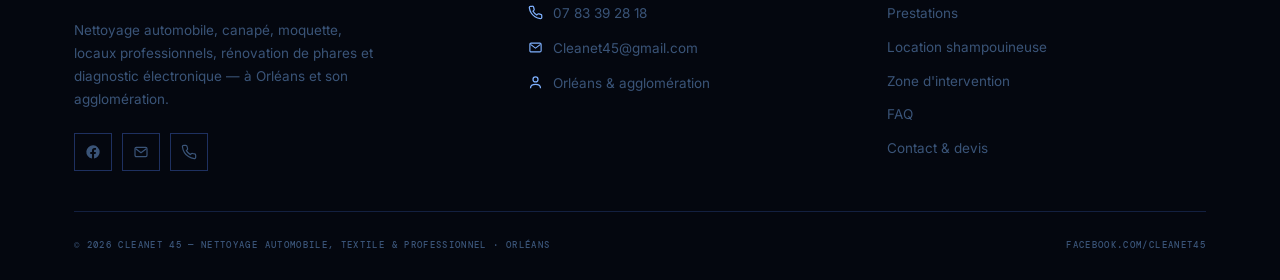
<file: contact.html>
<!DOCTYPE html>
<html lang="fr">
<head>
<meta charset="UTF-8" />
<meta name="viewport" content="width=device-width, initial-scale=1" />
<title>Contact &amp; devis — CLEANET 45 | Orléans</title>
<meta name="description" content="Demandez votre devis gratuit CLEANET 45 : nettoyage automobile, canapé, moquette, local professionnel, rénovation de phares, diagnostic électronique ou location de shampouineuse. Réponse rapide." />
<meta name="theme-color" content="#070b14" />
<link rel="icon" href="assets/favicon.svg" type="image/svg+xml" />
<link rel="apple-touch-icon" href="assets/favicon.svg" />
<meta property="og:title" content="Contact &amp; devis — CLEANET 45" />
<meta property="og:description" content="Choisissez votre prestation et demandez votre devis gratuit en quelques clics." />
<meta property="og:type" content="website" />
<meta property="og:locale" content="fr_FR" />
<link rel="preconnect" href="https://fonts.googleapis.com" />
<link rel="preconnect" href="https://fonts.gstatic.com" crossorigin />
<link href="https://fonts.googleapis.com/css2?family=Manrope:wght@700;800&family=Inter:wght@400;600;700&family=DM+Mono:wght@400;500&display=swap" rel="stylesheet" />
<link rel="stylesheet" href="assets/styles.css" />
</head>
<body>
<a class="skip-link" href="#main">Aller au contenu</a>

<header class="hd" id="hd">
  <div class="hd-in">
    <a href="index.html#top" class="logo">
      <span class="logo-mark">
        <svg viewBox="0 0 220 48" role="img" aria-label="CLEANET 45">
          <rect x="0" y="6" width="36" height="36" rx="10" fill="#0f1a30"/>
          <path d="M18 12c5.5 6.7 8.5 11.2 8.5 15.8a8.5 8.5 0 0 1-17 0c0-4.6 3-9.1 8.5-15.8Z" fill="url(#hg)"/>
          <path d="M13.6 29.6l2.7 3 6.1-6.8" stroke="#0f1a30" stroke-width="2" fill="none" stroke-linecap="round" stroke-linejoin="round"/>
          <text x="46" y="24" fill="#f3f6fc" font-family="Manrope,sans-serif" font-weight="800" font-size="19" letter-spacing="0.5">CLEANET</text>
          <text x="46" y="39" fill="#7fb1ff" font-family="Manrope,sans-serif" font-weight="700" font-size="11" letter-spacing="2">L'EXIGENCE PROPRETÉ</text>
          <rect x="152" y="7" width="30" height="20" rx="6" fill="#2f7dff"/>
          <text x="167" y="21.5" fill="#04070f" font-family="Manrope,sans-serif" font-weight="800" font-size="12" text-anchor="middle">45</text>
          <defs>
            <linearGradient id="hg" x1="9" y1="12" x2="26" y2="36" gradientUnits="userSpaceOnUse">
              <stop stop-color="#7fb1ff"/><stop offset="1" stop-color="#2f7dff"/>
            </linearGradient>
          </defs>
        </svg>
      </span>
    </a>
    <nav class="nav" aria-label="Navigation principale">
      <a href="index.html#prestations">Prestations</a>
      <a href="index.html#location">Location shampouineuse</a>
      <a href="index.html#zone">Zone d'intervention</a>
      <a href="index.html#avis">Avis</a>
      <a href="index.html#faq">FAQ</a>
      <a href="contact.html" class="active" aria-current="page">Contact</a>
    </nav>
    <div class="hd-actions">
      <a class="tel-pill" href="tel:+33783392818">
        <svg viewBox="0 0 24 24" fill="none" stroke="currentColor" stroke-width="2"><path d="M22 16.92v3a2 2 0 0 1-2.18 2 19.79 19.79 0 0 1-8.63-3.07 19.5 19.5 0 0 1-6-6 19.79 19.79 0 0 1-3.07-8.67A2 2 0 0 1 4.11 2h3a2 2 0 0 1 2 1.72c.127.96.361 1.903.7 2.81a2 2 0 0 1-.45 2.11L8.09 9.91a16 16 0 0 0 6 6l1.27-1.27a2 2 0 0 1 2.11-.45c.907.339 1.85.573 2.81.7A2 2 0 0 1 22 16.92z"/></svg>
        07 83 39 28 18
      </a>
      <a class="btn btn-blue btn-sm" href="tel:+33783392818">Appeler</a>
      <button class="burger" id="burger" aria-label="Menu" aria-expanded="false"><span></span><span></span><span></span></button>
    </div>
  </div>
</header>

<div class="mnav-backdrop" id="mnavBackdrop"></div>
<nav class="mnav" id="mnav" inert>
  <a href="index.html#prestations">Prestations</a>
  <a href="index.html#location">Location shampouineuse</a>
  <a href="index.html#zone">Zone d'intervention</a>
  <a href="index.html#avis">Avis</a>
  <a href="index.html#faq">FAQ</a>
  <a href="contact.html" class="active" aria-current="page">Contact</a>
  <a class="btn btn-blue" href="tel:+33783392818" style="margin-top:14px">Appeler le 07 83 39 28 18</a>
</nav>

<main id="main">
<span id="top"></span>

<!-- ===================== PAGE HEADER ===================== -->
<section class="section page-hero">
  <div class="wrap">
    <div class="sec-head center" data-reveal>
      <span class="sec-eyebrow">Contact &amp; devis</span>
      <h1>Demandez votre devis gratuit.</h1>
      <p>Sélectionnez la prestation qui vous intéresse, laissez vos coordonnées et envoyez votre demande — réponse rapide, à Orléans et son agglomération.</p>
    </div>
  </div>
</section>

<!-- ===================== CONTACT FORM ===================== -->
<section class="section" style="padding-top:0">
  <div class="wrap">
    <div class="contact-grid">
      <form class="contact-form" id="contactForm" data-reveal novalidate>
        <fieldset class="field" id="location">
          <legend>Quelle prestation vous intéresse ?</legend>
          <div class="svc-radio-group" id="cf-prestation">
            <label class="svc-radio"><input type="radio" name="prestation" value="" data-devis="0" checked /><span>Aucune / à définir</span></label>
            <label class="svc-radio"><input type="radio" name="prestation" value="Nettoyage automobile" data-devis="1" /><span>Nettoyage automobile</span><b>Devis</b></label>
            <label class="svc-radio"><input type="radio" name="prestation" value="Canapé & fauteuils" data-devis="1" /><span>Canapé &amp; fauteuils</span><b>Devis</b></label>
            <label class="svc-radio"><input type="radio" name="prestation" value="Moquette & tapis" data-devis="1" /><span>Moquette &amp; tapis</span><b>Devis</b></label>
            <label class="svc-radio"><input type="radio" name="prestation" value="Bungalow & local professionnel" data-devis="1" /><span>Bungalow &amp; local pro</span><b>Devis</b></label>
            <label class="svc-radio"><input type="radio" name="prestation" value="Rénovation de phares" data-devis="1" /><span>Rénovation de phares</span><b>Devis</b></label>
            <label class="svc-radio"><input type="radio" name="prestation" value="Diagnostic électronique" data-devis="1" /><span>Diagnostic électronique</span><b>Devis</b></label>
            <label class="svc-radio"><input type="radio" name="prestation" value="Location shampouineuse Kärcher" data-devis="0" id="cf-rental-toggle" /><span>Location shampouineuse</span><b>30-50€</b></label>
            <label class="svc-radio"><input type="radio" name="prestation" value="Autre demande" data-devis="1" /><span>Autre demande</span><b>Devis</b></label>
          </div>
        </fieldset>

        <fieldset class="field" id="cf-rental-fieldset" style="display:none">
          <legend>Durée de la location <span class="opt-label">(shampouineuse Kärcher SE 4001)</span></legend>
          <div class="svc-radio-group" id="cf-rental">
            <label class="svc-radio"><input type="radio" name="rental" value="Journée" data-price="30" checked /><span>Journée</span><b>30€</b></label>
            <label class="svc-radio"><input type="radio" name="rental" value="Week-end" data-price="50" /><span>Week-end</span><b>50€</b></label>
          </div>
          <p class="field-note" style="text-align:left;margin-top:12px">Produit inclus · caution 150€ · livraison &amp; retrait possibles sur Orléans et ses alentours (frais selon distance).</p>
        </fieldset>

        <div class="devis-total" id="cf-total">
          <span>Estimation</span>
          <b>Sur devis</b>
        </div>

        <div class="field-row">
          <div class="field">
            <label for="cf-nom">Nom <span class="req" aria-hidden="true">*</span></label>
            <input type="text" id="cf-nom" name="nom" placeholder="Votre nom" autocomplete="name" required />
          </div>
          <div class="field">
            <label for="cf-tel">Téléphone <span class="req" aria-hidden="true">*</span></label>
            <input type="tel" id="cf-tel" name="telephone" placeholder="06 12 34 56 78" autocomplete="tel" required />
          </div>
        </div>

        <div class="field">
          <label for="cf-message">Votre message <span class="opt-label">(rédigé automatiquement selon votre sélection — modifiable)</span></label>
          <textarea id="cf-message" name="message" rows="4" placeholder="Décrivez votre besoin ici…"></textarea>
        </div>

        <button type="submit" class="btn btn-blue btn-block">
          <svg viewBox="0 0 24 24" fill="currentColor"><path d="M17.6 6.32A8.86 8.86 0 0 0 12.03 4a8.94 8.94 0 0 0-7.74 13.4L3 21l3.72-1.24a8.94 8.94 0 0 0 5.31 1.7h.01A8.94 8.94 0 0 0 21 12.5a8.86 8.86 0 0 0-3.4-6.18Z"/></svg>
          Envoyer ma demande sur WhatsApp
        </button>
        <button type="button" id="cf-mail" class="btn btn-ghost btn-block">
          <svg viewBox="0 0 24 24" fill="none" stroke="currentColor" stroke-width="1.8"><rect x="3" y="5" width="18" height="14" rx="2"/><path d="m4 7 8 6 8-6"/></svg>
          Envoyer ma demande par e-mail
        </button>
        <p class="field-note" id="cf-note" role="status" aria-live="polite">En cliquant, votre message est copié — il ne reste plus qu'à le coller (Ctrl+V) et l'envoyer.</p>

        <div class="form-divider" id="cf-site-divider">ou</div>

        <button type="button" id="cf-site" class="btn btn-ghost btn-block">
          <svg viewBox="0 0 24 24" fill="none" stroke="currentColor" stroke-width="1.8"><path d="M22 2 11 13M22 2l-7 20-4-9-9-4 20-7Z"/></svg>
          Envoyer directement depuis le site
        </button>
        <p class="field-status" id="cf-site-status" role="status" aria-live="polite"></p>
      </form>

      <div class="contact-side" data-reveal>
        <div class="contact-card">
          <h3>Coordonnées directes</h3>
          <ul class="ft-contact">
            <li><svg viewBox="0 0 24 24" fill="none" stroke="currentColor" stroke-width="2"><path d="M22 16.92v3a2 2 0 0 1-2.18 2 19.79 19.79 0 0 1-8.63-3.07 19.5 19.5 0 0 1-6-6 19.79 19.79 0 0 1-3.07-8.67A2 2 0 0 1 4.11 2h3a2 2 0 0 1 2 1.72c.127.96.361 1.903.7 2.81a2 2 0 0 1-.45 2.11L8.09 9.91a16 16 0 0 0 6 6l1.27-1.27a2 2 0 0 1 2.11-.45c.907.339 1.85.573 2.81.7A2 2 0 0 1 22 16.92z"/></svg><a href="tel:+33783392818">07 83 39 28 18</a></li>
            <li><svg viewBox="0 0 24 24" fill="none" stroke="currentColor" stroke-width="1.8"><rect x="3" y="5" width="18" height="14" rx="2"/><path d="m4 7 8 6 8-6"/></svg><a href="mailto:Cleanet45@gmail.com">Cleanet45@gmail.com</a></li>
            <li><svg viewBox="0 0 24 24" fill="currentColor"><path d="M22 12a10 10 0 1 0-11.56 9.88v-6.99H7.9V12h2.54V9.8c0-2.5 1.49-3.89 3.78-3.89 1.1 0 2.24.2 2.24.2v2.46h-1.26c-1.24 0-1.63.77-1.63 1.56V12h2.78l-.45 2.89h-2.33v6.99A10 10 0 0 0 22 12Z"/></svg><a href="https://www.facebook.com/Cleanet45/" target="_blank" rel="noopener">facebook.com/Cleanet45</a></li>
            <li><svg viewBox="0 0 24 24" fill="none" stroke="currentColor" stroke-width="2"><path d="M20 21c0-4-3.5-6-8-6s-8 2-8 6M12 11a4 4 0 1 0 0-8 4 4 0 0 0 0 8Z"/></svg><span>Orléans &amp; agglomération</span></li>
          </ul>
        </div>
        <div class="contact-card contact-card-alt">
          <h3>Location shampouineuse Kärcher</h3>
          <p>30€ la journée ou 50€ le week-end, produit inclus, caution de 150€. Livraison &amp; retrait possibles sur Orléans et ses alentours selon distance.</p>
        </div>
      </div>
    </div>
  </div>
</section>

</main>

<a class="call-fab" href="tel:+33783392818" aria-label="Appeler CLEANET 45">
  <svg viewBox="0 0 24 24" fill="none" stroke="currentColor" stroke-width="2"><path d="M22 16.92v3a2 2 0 0 1-2.18 2 19.79 19.79 0 0 1-8.63-3.07 19.5 19.5 0 0 1-6-6 19.79 19.79 0 0 1-3.07-8.67A2 2 0 0 1 4.11 2h3a2 2 0 0 1 2 1.72c.127.96.361 1.903.7 2.81a2 2 0 0 1-.45 2.11L8.09 9.91a16 16 0 0 0 6 6l1.27-1.27a2 2 0 0 1 2.11-.45c.907.339 1.85.573 2.81.7A2 2 0 0 1 22 16.92z"/></svg>
  Appeler
</a>

<footer class="ft">
  <div class="wrap">
    <div class="ft-grid">
      <div class="ft-brand">
        <a href="index.html#top" class="logo">
          <span class="logo-mark">
            <svg viewBox="0 0 220 48" role="img" aria-label="CLEANET 45">
              <rect x="0" y="6" width="36" height="36" rx="10" fill="#0a0f1a"/>
              <path d="M18 12c5.5 6.7 8.5 11.2 8.5 15.8a8.5 8.5 0 0 1-17 0c0-4.6 3-9.1 8.5-15.8Z" fill="url(#fg)"/>
              <path d="M13.6 29.6l2.7 3 6.1-6.8" stroke="#0a0f1a" stroke-width="2" fill="none" stroke-linecap="round" stroke-linejoin="round"/>
              <text x="46" y="24" fill="#f3f6fc" font-family="Manrope,sans-serif" font-weight="800" font-size="19" letter-spacing="0.5">CLEANET</text>
              <text x="46" y="39" fill="#7fb1ff" font-family="Manrope,sans-serif" font-weight="700" font-size="11" letter-spacing="2">L'EXIGENCE PROPRETÉ</text>
              <rect x="152" y="7" width="30" height="20" rx="6" fill="#2f7dff"/>
              <text x="167" y="21.5" fill="#04070f" font-family="Manrope,sans-serif" font-weight="800" font-size="12" text-anchor="middle">45</text>
              <defs><linearGradient id="fg" x1="9" y1="12" x2="26" y2="36" gradientUnits="userSpaceOnUse"><stop stop-color="#7fb1ff"/><stop offset="1" stop-color="#2f7dff"/></linearGradient></defs>
            </svg>
          </span>
        </a>
        <p>Nettoyage automobile, canapé, moquette, locaux professionnels, rénovation de phares et diagnostic électronique — à Orléans et son agglomération.</p>
        <div class="ft-social">
          <a href="https://www.facebook.com/Cleanet45/" target="_blank" rel="noopener" aria-label="Facebook">
            <svg viewBox="0 0 24 24" fill="currentColor"><path d="M22 12a10 10 0 1 0-11.56 9.88v-6.99H7.9V12h2.54V9.8c0-2.5 1.49-3.89 3.78-3.89 1.1 0 2.24.2 2.24.2v2.46h-1.26c-1.24 0-1.63.77-1.63 1.56V12h2.78l-.45 2.89h-2.33v6.99A10 10 0 0 0 22 12Z"/></svg>
          </a>
          <a href="mailto:Cleanet45@gmail.com" aria-label="E-mail">
            <svg viewBox="0 0 24 24" fill="none" stroke="currentColor" stroke-width="1.8"><rect x="3" y="5" width="18" height="14" rx="2"/><path d="m4 7 8 6 8-6"/></svg>
          </a>
          <a href="tel:+33783392818" aria-label="Téléphone">
            <svg viewBox="0 0 24 24" fill="none" stroke="currentColor" stroke-width="1.8"><path d="M22 16.92v3a2 2 0 0 1-2.18 2 19.79 19.79 0 0 1-8.63-3.07 19.5 19.5 0 0 1-6-6 19.79 19.79 0 0 1-3.07-8.67A2 2 0 0 1 4.11 2h3a2 2 0 0 1 2 1.72c.127.96.361 1.903.7 2.81a2 2 0 0 1-.45 2.11L8.09 9.91a16 16 0 0 0 6 6l1.27-1.27a2 2 0 0 1 2.11-.45c.907.339 1.85.573 2.81.7A2 2 0 0 1 22 16.92z"/></svg>
          </a>
        </div>
      </div>
      <div>
        <h5>Contact</h5>
        <ul class="ft-contact">
          <li><svg viewBox="0 0 24 24" fill="none" stroke="currentColor" stroke-width="2"><path d="M22 16.92v3a2 2 0 0 1-2.18 2 19.79 19.79 0 0 1-8.63-3.07 19.5 19.5 0 0 1-6-6 19.79 19.79 0 0 1-3.07-8.67A2 2 0 0 1 4.11 2h3a2 2 0 0 1 2 1.72c.127.96.361 1.903.7 2.81a2 2 0 0 1-.45 2.11L8.09 9.91a16 16 0 0 0 6 6l1.27-1.27a2 2 0 0 1 2.11-.45c.907.339 1.85.573 2.81.7A2 2 0 0 1 22 16.92z"/></svg><a href="tel:+33783392818">07 83 39 28 18</a></li>
          <li><svg viewBox="0 0 24 24" fill="none" stroke="currentColor" stroke-width="1.8"><rect x="3" y="5" width="18" height="14" rx="2"/><path d="m4 7 8 6 8-6"/></svg><a href="mailto:Cleanet45@gmail.com">Cleanet45@gmail.com</a></li>
          <li><svg viewBox="0 0 24 24" fill="none" stroke="currentColor" stroke-width="2"><path d="M20 21c0-4-3.5-6-8-6s-8 2-8 6M12 11a4 4 0 1 0 0-8 4 4 0 0 0 0 8Z"/></svg><span>Orléans &amp; agglomération</span></li>
        </ul>
      </div>
      <div>
        <h5>Navigation</h5>
        <div class="ft-links">
          <a href="index.html#prestations">Prestations</a>
          <a href="index.html#location">Location shampouineuse</a>
          <a href="index.html#zone">Zone d'intervention</a>
          <a href="index.html#faq">FAQ</a>
          <a href="contact.html">Contact &amp; devis</a>
        </div>
      </div>
    </div>
    <div class="ft-bottom">
      <span>© <span id="year"></span> CLEANET 45 — Nettoyage automobile, textile &amp; professionnel · Orléans</span>
      <a href="https://www.facebook.com/Cleanet45/" target="_blank" rel="noopener">facebook.com/Cleanet45</a>
    </div>
  </div>
</footer>

<script src="assets/main.js"></script>
<script src="assets/contact.js"></script>
</body>
</html>
</file>
<file: assets/styles.css>
/* ============================================================
   CLEANET 45 — design tokens & base
   Direction : éditorial / anguleux — coins nets, display XXL,
   labels monospace, grilles en "lignes de grille".
   ============================================================ */
:root{
  --bg:#04070f;
  --bg-2:#070d1c;      /* surface (sections ombrées) */
  --panel:#0a1220;     /* lift (cartes) */
  --deep:#0f1a30;      /* deep (blocs visuels) */
  --line:#132040;      /* border */
  --line-2:#1e3060;    /* border-2 */
  --text:#f3f6fc;
  --text-dim:#7a9cc8;
  --text-mute:#3a5478;

  --blue:#2f7dff;
  --blue-2:#7fb1ff;
  --blue-dim:rgba(47,125,255,.10);
  --blue-border:rgba(47,125,255,.30);
  --glow:rgba(47,125,255,.5);
  --amber:#ffb020;
  --amber-2:#ffd27a;
  --amber-dim:rgba(255,176,32,.12);

  --ff-display:'Manrope',system-ui,sans-serif;
  --ff-body:'Inter',system-ui,sans-serif;
  --ff-mono:'DM Mono',ui-monospace,SFMono-Regular,monospace;
  --wrap:1180px;
}

*,*::before,*::after{box-sizing:border-box}
html{scroll-behavior:smooth}
body{
  margin:0;background:var(--bg);color:var(--text);
  font-family:var(--ff-body);font-size:16px;line-height:1.6;
  -webkit-font-smoothing:antialiased;text-rendering:optimizeLegibility;
  overflow-x:hidden;
}
img{max-width:100%;display:block}
a{color:inherit;text-decoration:none}
ul{list-style:none;margin:0;padding:0}
h1,h2,h3,h4,h5{font-family:var(--ff-display);font-weight:700;margin:0;letter-spacing:-.01em}
p{margin:0}
button{font-family:inherit;cursor:pointer}
::selection{background:var(--blue);color:#fff}

.skip-link{position:absolute;left:-999px;top:0;background:var(--blue);color:#fff;padding:10px 16px;z-index:999}
.skip-link:focus{left:12px;top:12px}

.wrap{max-width:var(--wrap);margin:0 auto;padding:0 24px}

.accent{color:var(--blue)}

/* Display headlines — Manrope 800, serré, énorme */
.hero h1,.sec-head h1,.sec-head h2,.cta-in h2,.promo-text h2,.split-side h2{
  font-family:var(--ff-display);font-weight:800;line-height:1;letter-spacing:-.02em;
  text-transform:uppercase;margin:0;
}

/* Labels / eyebrows — DM Mono, uppercase, tracking large */
.eyebrow,.sec-eyebrow,.svc-num,.gal-caption .tag,.promo-badge,.stat>span,.ft h5,.ft-bottom,.rp-card span,.zone-note-label{
  font-family:var(--ff-mono);font-weight:500;letter-spacing:.15em;text-transform:uppercase;
}

/* ===================== BUTTONS ===================== */
.btn{
  display:inline-flex;align-items:center;gap:10px;padding:14px 26px;border-radius:0;
  font-family:var(--ff-display);font-weight:700;font-size:12.5px;letter-spacing:.07em;text-transform:uppercase;
  border:1px solid transparent;transition:background .2s ease,border-color .2s ease,color .2s ease;white-space:nowrap;
}
.btn svg{width:15px;height:15px;flex-shrink:0}
.btn-blue{background:var(--blue);color:#fff;transition:background .2s ease,box-shadow .25s ease}
.btn-blue:hover{background:#1a62e8;box-shadow:0 8px 28px -6px var(--glow)}
.btn-ghost{background:transparent;border-color:var(--line-2);color:var(--text-dim)}
.btn-ghost:hover{border-color:var(--blue);color:var(--text)}
.btn-amber{background:var(--amber);color:#1a1200;transition:background .2s ease,box-shadow .25s ease}
.btn-amber:hover{background:var(--amber-2);box-shadow:0 8px 28px -6px rgba(255,176,32,.45)}
.btn-sm{padding:11px 20px;font-size:11.5px}
.btn-block{width:100%;justify-content:center}

/* ===================== HEADER ===================== */
.hd{position:fixed;top:0;left:0;right:0;z-index:100;padding:18px 0;transition:all .3s ease}
.hd-in{
  max-width:var(--wrap);margin:0 auto;padding:0 24px;
  display:flex;align-items:center;justify-content:space-between;gap:24px;
  transition:all .3s ease;
}
.hd.scrolled{padding:0}
.hd.scrolled .hd-in{
  background:rgba(4,7,15,.9);backdrop-filter:blur(16px);
  border-bottom:1px solid var(--line);padding:14px 24px;
}
.logo{display:flex;align-items:center;gap:10px;flex-shrink:0}
.logo-mark{display:flex;align-items:center}
.logo-mark svg{height:34px;width:auto}
.nav{display:none;align-items:center;gap:26px}
.nav a{
  font-family:var(--ff-mono);font-size:10.5px;font-weight:500;letter-spacing:.12em;text-transform:uppercase;
  color:var(--text-dim);position:relative;padding:4px 0;transition:color .18s ease;
}
.nav a:hover{color:var(--text)}
.hd-actions{display:flex;align-items:center;gap:14px}
.tel-pill{display:none;align-items:center;gap:8px;font-size:13px;font-weight:500;color:var(--text-dim);transition:color .18s ease}
.tel-pill:hover{color:var(--text)}
.tel-pill svg{width:14px;height:14px;color:var(--blue-2)}
.burger{
  display:flex;flex-direction:column;justify-content:center;gap:5px;width:40px;height:40px;
  border:1px solid var(--line-2);border-radius:0;background:transparent;flex-shrink:0;
}
.burger span{width:16px;height:2px;background:var(--text);margin:0 auto;transition:all .25s ease}
.burger.open span:nth-child(1){transform:translateY(7px) rotate(45deg)}
.burger.open span:nth-child(2){opacity:0}
.burger.open span:nth-child(3){transform:translateY(-7px) rotate(-45deg)}

@media(min-width:960px){
  .nav{display:flex}
  .tel-pill{display:flex}
  .burger{display:none}
}

.mnav{
  position:fixed;inset:0 0 0 auto;width:min(340px,86vw);z-index:200;background:var(--bg-2);
  border-left:1px solid var(--line);padding:90px 28px 28px;display:flex;flex-direction:column;gap:4px;
  transform:translateX(100%);transition:transform .3s ease;overflow-y:auto;
}
.mnav.open{transform:translateX(0)}
.mnav a{padding:13px 4px;font-family:var(--ff-display);font-size:16px;font-weight:600;border-bottom:1px solid var(--line)}
.mnav-backdrop{position:fixed;inset:0;background:rgba(0,0,0,.6);z-index:190;opacity:0;pointer-events:none;transition:opacity .3s ease}
.mnav-backdrop.open{opacity:1;pointer-events:auto}

/* ===================== HERO ===================== */
.hero{position:relative;padding:168px 0 90px;overflow:hidden}
.hero-media{position:absolute;inset:0;z-index:0}
.hero-media img{width:100%;height:100%;object-fit:cover;object-position:center 35%}
.hero-media::after{
  content:"";position:absolute;inset:0;
  background:
    linear-gradient(100deg,var(--bg) 0%,rgba(4,7,15,.95) 32%,rgba(4,7,15,.75) 55%,rgba(4,7,15,.42) 75%,rgba(4,7,15,.15) 100%),
    linear-gradient(0deg,var(--bg) 2%,rgba(4,7,15,.2) 30%,transparent 55%);
}
.hero-glow{
  position:absolute;inset:-20% -10% auto;height:120%;z-index:0;pointer-events:none;
  background:
    radial-gradient(560px 420px at 82% 10%,rgba(47,125,255,.22),transparent 60%),
    radial-gradient(480px 360px at 8% 40%,rgba(255,176,32,.08),transparent 60%);
}
.hero-in{position:relative;z-index:1;max-width:var(--wrap);margin:0 auto;padding:0 24px}
.eyebrow{
  display:inline-flex;align-items:center;gap:12px;font-size:11px;color:var(--blue-2);margin-bottom:26px;
}
.eyebrow::before{content:"";width:28px;height:1px;background:var(--blue)}
.hero h1{font-size:clamp(48px,9vw,108px);max-width:14ch}
.hero h1 span{display:block}
.hero-sub{margin-top:26px;font-size:16.5px;color:var(--text-dim);max-width:50ch;line-height:1.7}
.hero-cta{margin-top:36px;display:flex;flex-wrap:wrap;gap:14px}
.hero-badges{margin-top:48px;display:flex;flex-wrap:wrap;gap:14px 30px;border-top:1px solid var(--line);padding-top:28px}
.hb{display:flex;align-items:center;gap:9px;font-size:13px;color:var(--text-dim)}
.hb svg{width:17px;height:17px;color:var(--blue-2);flex-shrink:0}
.hb b{color:var(--text);font-weight:700}

/* ===================== STATS ===================== */
.stats{background:var(--bg-2);border-top:1px solid var(--line);border-bottom:1px solid var(--line);position:relative;z-index:1}
.stats-in{max-width:var(--wrap);margin:0 auto;padding:34px 24px;display:grid;grid-template-columns:repeat(2,1fr);gap:26px 20px;text-align:center}
.stat b{display:flex;align-items:baseline;justify-content:center;font-family:var(--ff-display);font-size:clamp(22px,3.4vw,32px);font-weight:800;letter-spacing:-.02em;white-space:nowrap}
.stat b .cy{color:var(--blue-2)}
.stat b .sfx{font-size:.62em;line-height:1;color:var(--text)}
.stat>span{display:block;margin-top:8px;font-size:10.5px;color:var(--text-mute)}
@media(min-width:720px){.stats-in{grid-template-columns:repeat(4,1fr)}}

/* ===================== MARQUEE ===================== */
.marquee{background:var(--bg-2);border-bottom:1px solid var(--line);border-top:1px solid var(--line);overflow:hidden;position:relative;z-index:1}
.marquee-track{display:flex;width:max-content;animation:marquee 34s linear infinite;padding:17px 0}
.marquee-track span{
  display:flex;align-items:center;gap:26px;font-family:var(--ff-mono);font-size:11px;font-weight:500;
  letter-spacing:.14em;text-transform:uppercase;color:var(--text-mute);padding:0 26px;white-space:nowrap;
}
.marquee-track span::after{content:"";width:4px;height:4px;border-radius:50%;background:var(--line-2);margin-left:26px}
@keyframes marquee{from{transform:translateX(0)}to{transform:translateX(-50%)}}
@media(prefers-reduced-motion:reduce){.marquee-track{animation:none}}

/* ===================== SECTIONS ===================== */
.section{padding:100px 0}
.section-tight{padding:72px 0}
.sec-shade{background:var(--bg-2)}
.sec-edge-t{border-top:1px solid var(--line)}
.sec-edge-b{border-bottom:1px solid var(--line)}
.sec-head{max-width:640px;margin-bottom:56px}
.sec-head.center{margin-left:auto;margin-right:auto;text-align:center}
.sec-eyebrow{color:var(--blue-2);font-weight:500;font-size:11px;margin-bottom:16px;display:block}
.sec-eyebrow::before{content:"— "}
.sec-head h1,.sec-head h2{font-size:clamp(30px,4.6vw,52px)}
.sec-head p{margin-top:18px;color:var(--text-dim);font-size:16px}

[data-reveal]{opacity:0;transform:translateY(22px);transition:opacity .6s ease,transform .6s ease}
[data-reveal].in{opacity:1;transform:none}

/* ===================== SERVICES GRID — lignes de grille ===================== */
.svc-grid{display:grid;grid-template-columns:1fr;gap:16px}
@media(min-width:640px){.svc-grid{grid-template-columns:repeat(2,1fr)}}
@media(min-width:1000px){.svc-grid{grid-template-columns:repeat(3,1fr)}}
.svc-card{
  background:var(--bg-2);border:1px solid var(--line);padding:38px 32px;position:relative;overflow:hidden;
  transition:background .25s ease,border-color .25s ease,box-shadow .3s ease,transform .25s ease;
}
.svc-card::before{
  content:"";position:absolute;inset:0;opacity:0;transition:opacity .3s ease;pointer-events:none;
  background:linear-gradient(135deg,var(--blue-dim) 0%,transparent 60%);
}
.svc-card:hover{
  background:var(--panel);border-color:var(--blue);transform:translateY(-3px);
  box-shadow:0 0 0 1px var(--blue),0 20px 40px -12px rgba(4,7,15,.6),0 0 32px -4px var(--glow);
}
.svc-card:hover::before{opacity:1}
.svc-top{display:flex;align-items:flex-start;justify-content:space-between;gap:16px;margin-bottom:26px;position:relative;z-index:1}
.svc-icon{color:var(--text-mute);transition:color .25s ease}
.svc-card:hover .svc-icon{color:var(--blue-2)}
.svc-icon svg{width:26px;height:26px}
.svc-num{color:var(--text-mute);font-size:10px}
.svc-card h3{font-size:18.5px;font-weight:700;line-height:1.28;position:relative;z-index:1}
.svc-card p{margin-top:12px;color:var(--text-mute);font-size:13.5px;line-height:1.65;position:relative;z-index:1}
.svc-tag{
  display:flex;align-items:center;gap:8px;margin-top:26px;font-family:var(--ff-display);font-weight:700;
  font-size:10.5px;letter-spacing:.09em;text-transform:uppercase;color:var(--text-mute);
  transition:color .25s ease;position:relative;z-index:1;
}
.svc-tag svg{width:13px;height:13px}
.svc-card:hover .svc-tag{color:var(--blue-2)}

/* ===================== AVANT / APRÈS (slider comparatif) ===================== */
.ba-slider{max-width:760px;margin:0 auto 56px}
.ba-frame{
  position:relative;aspect-ratio:4/3;overflow:hidden;border:1px solid var(--line);
  background:var(--bg);cursor:ew-resize;user-select:none;-webkit-user-select:none;
}
.ba-img{position:absolute;inset:0;width:100%;height:100%;object-fit:cover;display:block;pointer-events:none}
.ba-before-wrap{position:absolute;inset:0;width:50%;overflow:hidden}
.ba-before-wrap .ba-img{width:var(--ba-img-w,100%);max-width:none}
.ba-tag{
  position:absolute;top:16px;z-index:2;font-family:var(--ff-mono);font-size:9.5px;font-weight:500;
  letter-spacing:.15em;text-transform:uppercase;padding:6px 12px;background:rgba(4,7,15,.72);
  backdrop-filter:blur(6px);color:var(--text-dim);pointer-events:none;
}
.ba-tag-before{left:16px}
.ba-tag-after{right:16px}
.ba-handle{
  position:absolute;top:0;bottom:0;left:50%;width:2px;background:var(--blue);z-index:3;
  transform:translateX(-1px);pointer-events:none;box-shadow:0 0 16px var(--glow);
}
.ba-handle::before{
  content:"";position:absolute;top:50%;left:50%;width:44px;height:44px;border-radius:50%;
  background:var(--blue);transform:translate(-50%,-50%);
}
.ba-handle svg{
  position:absolute;top:50%;left:50%;width:20px;height:20px;transform:translate(-50%,-50%);color:#fff;z-index:1;
}
.ba-range{
  display:block;width:100%;margin-top:16px;-webkit-appearance:none;appearance:none;
  height:2px;background:var(--line-2);outline:none;
}
.ba-range::-webkit-slider-thumb{
  -webkit-appearance:none;appearance:none;width:18px;height:18px;border-radius:50%;
  background:var(--blue);cursor:pointer;box-shadow:0 0 0 4px var(--blue-dim);
}
.ba-range::-moz-range-thumb{
  width:18px;height:18px;border-radius:50%;background:var(--blue);border:none;cursor:pointer;
  box-shadow:0 0 0 4px var(--blue-dim);
}
.ba-caption{margin-top:14px;text-align:center;font-size:12.5px;color:var(--text-mute)}

/* ===================== GALLERY (réalisations) — lignes de grille ===================== */
.gal-grid{display:grid;grid-template-columns:1fr 1fr;gap:2px;background:var(--line)}
@media(min-width:640px){.gal-grid{grid-template-columns:repeat(3,1fr)}}
@media(min-width:960px){.gal-grid{grid-template-columns:repeat(4,1fr)}}
.gal-item{position:relative;aspect-ratio:4/5;overflow:hidden;background:var(--bg);display:block}
.gal-item.big{grid-column:span 2;grid-row:span 2;aspect-ratio:auto}
.gal-item img{width:100%;height:100%;object-fit:cover;opacity:.8;transition:transform .5s ease,opacity .4s ease}
.gal-item:hover img{transform:scale(1.06);opacity:1}
.gal-item::after{content:"";position:absolute;inset:0;background:linear-gradient(0deg,rgba(4,7,15,.88) 0%,rgba(4,7,15,.08) 45%,transparent 65%)}
.gal-caption{position:absolute;left:0;right:0;bottom:0;padding:18px;z-index:1}
.gal-caption .tag{display:block;font-size:9.5px;color:var(--blue-2);margin-bottom:5px}
.gal-caption h4{font-size:14px;font-weight:700;color:var(--text)}
.gal-note{margin-top:26px;text-align:center;font-size:13px;color:var(--text-mute)}
.gal-note a{color:var(--blue-2)}

/* ===================== RENTAL / PROMO ===================== */
.promo-grid{display:grid;grid-template-columns:1fr;gap:2px;align-items:stretch;background:var(--line)}
@media(min-width:860px){.promo-grid{grid-template-columns:.85fr 1fr}}
.promo-visual{
  background:var(--deep);padding:52px 40px;position:relative;overflow:hidden;
  display:flex;flex-direction:column;align-items:center;justify-content:center;text-align:center;gap:20px;
}
.promo-visual::before{
  content:"";position:absolute;inset:0;pointer-events:none;
  background:radial-gradient(420px 320px at 30% 65%,var(--blue-dim),transparent 60%);
}
.promo-visual svg{width:80px;height:80px;color:var(--blue-2);position:relative;z-index:1}
.promo-visual img{width:100%;max-width:340px;height:auto;position:relative;z-index:1;filter:drop-shadow(0 18px 30px rgba(0,0,0,.45));transition:transform .4s ease}
.promo-visual:hover img{transform:scale(1.04) translateY(-4px)}
.promo-visual b{display:block;font-family:var(--ff-display);font-size:19px;font-weight:800;position:relative;z-index:1}
.promo-visual span{display:block;margin-top:8px;font-size:12.5px;color:var(--text-mute);position:relative;z-index:1}
.promo-text{background:var(--bg-2);padding:52px 44px}
.promo-badge{
  display:inline-flex;align-items:center;gap:9px;padding:7px 14px;border:1px solid var(--amber-dim);
  background:rgba(255,176,32,.08);color:var(--amber-2);font-size:9.5px;font-weight:500;margin-bottom:22px;
}
.promo-text h2{font-size:clamp(26px,3.4vw,38px);margin-bottom:20px}
.promo-text p{margin-top:0;color:var(--text-mute);font-size:14px;line-height:1.7}
.rental-price{margin-top:30px;display:grid;grid-template-columns:repeat(2,1fr);gap:2px;background:var(--line-2)}
.rp-card{background:var(--panel);padding:20px;transition:background .2s ease,transform .2s ease}
.rp-card:hover{background:var(--deep);transform:translateY(-2px)}
.rp-card b{display:block;font-family:var(--ff-display);font-size:28px;font-weight:800;color:var(--text)}
.rp-card span{display:block;margin-top:6px;font-size:9.5px;color:var(--text-mute)}
.rental-price .rp-card:nth-child(2){box-shadow:inset 0 0 0 1px var(--blue)}
.rental-price .rp-card:nth-child(2) b{color:var(--blue-2)}
.rental-price .rp-card:nth-child(2) span{color:var(--text-dim)}
.rental-list{margin-top:24px;display:flex;flex-direction:column;gap:12px}
.rental-list li{display:flex;align-items:flex-start;gap:10px;font-size:14px;color:var(--text-dim)}
.rental-list li svg{width:15px;height:15px;color:var(--blue-2);flex-shrink:0;margin-top:3px}
.rental-note{margin-top:22px;font-size:12.5px;color:var(--text-mute);padding:14px 16px;border:1px dashed var(--line-2)}
.promo-cta{margin-top:28px;display:flex;flex-wrap:wrap;gap:12px}

/* ===================== PROCESS — numéros géants ===================== */
.proc-grid{display:grid;grid-template-columns:1fr;gap:1px;background:var(--line)}
@media(min-width:720px){.proc-grid{grid-template-columns:repeat(2,1fr)}}
@media(min-width:1080px){.proc-grid{grid-template-columns:repeat(4,1fr)}}
.proc-card{background:var(--bg-2);padding:36px 30px;transition:background .25s ease}
.proc-num{
  font-family:var(--ff-display);font-size:56px;font-weight:800;line-height:1;letter-spacing:-.02em;
  color:var(--text-mute);margin-bottom:26px;transition:color .25s ease,text-shadow .25s ease;
}
.proc-card h4{font-size:16px;font-weight:700;margin-bottom:10px;transition:color .25s ease}
.proc-card p{font-size:13.5px;color:var(--text-mute);line-height:1.6}
.proc-card:hover{background:var(--panel)}
.proc-card:hover .proc-num{color:var(--blue-2);text-shadow:0 0 26px var(--glow)}
.proc-card:hover h4{color:var(--blue-2)}

/* ===================== SIDEBAR STICKY (Zone / FAQ) ===================== */
.split-grid{display:grid;grid-template-columns:1fr;gap:44px;align-items:start}
@media(min-width:900px){.split-grid{grid-template-columns:320px 1fr;gap:64px}}
.split-side{position:relative}
@media(min-width:900px){.split-side{position:sticky;top:110px}}
.split-side h2{font-size:clamp(30px,4vw,48px);margin-bottom:20px}
.split-side p{margin-top:16px;color:var(--text-dim);font-size:14.5px;line-height:1.7}
.split-content{max-width:760px}

/* ===================== ZONE ===================== */
.zone-list{display:flex;flex-wrap:wrap;gap:10px;list-style:none;margin:0;padding:0}
.zone-list button{
  display:flex;align-items:center;gap:9px;font-family:var(--ff-display);font-size:13px;font-weight:600;padding:10px 16px;
  border:1px solid var(--line-2);background:transparent;color:var(--text-dim);cursor:pointer;
  transition:border-color .2s ease,color .2s ease,background .2s ease;
}
.zone-list button:hover{border-color:var(--blue);color:var(--text)}
.zone-list button.active{border-color:var(--blue);color:var(--blue-2);background:var(--blue-dim)}
.zone-dot{width:6px;height:6px;border-radius:50%;background:var(--blue);box-shadow:0 0 10px var(--glow);flex-shrink:0}
.zone-map-wrap{margin-top:28px;overflow:hidden;border:1px solid var(--line);aspect-ratio:16/8}
.zone-map{width:100%;height:100%;border:0;filter:grayscale(.35) invert(.92) contrast(.9)}
.zone-note{margin-top:18px;font-size:13px;color:var(--text-mute);line-height:1.6}

/* ===================== AVIS ===================== */
.avis-card{
  background:var(--bg-2);border:1px solid var(--line);
  padding:44px 40px;text-align:center;max-width:640px;margin:0 auto;
}
.avis-card p{color:var(--text-dim);font-size:15.5px;line-height:1.7;max-width:46ch;margin:0 auto}
.avis-card .btn{margin-top:26px}

/* ===================== FAQ ===================== */
.faq-list{display:flex;flex-direction:column}
.faq-item{border-bottom:1px solid var(--line)}
.faq-item summary{
  list-style:none;cursor:pointer;padding:24px 0;display:flex;align-items:center;justify-content:space-between;gap:20px;
  font-family:var(--ff-display);font-weight:600;font-size:15px;color:var(--text-dim);transition:color .2s ease;
}
.faq-item summary::-webkit-details-marker{display:none}
.faq-item[open] summary{color:var(--text)}
.faq-plus{width:20px;height:20px;position:relative;flex-shrink:0;color:var(--blue)}
.faq-plus::before,.faq-plus::after{content:"";position:absolute;top:50%;left:50%;background:currentColor}
.faq-plus::before{width:12px;height:2px;transform:translate(-50%,-50%)}
.faq-plus::after{width:2px;height:12px;transform:translate(-50%,-50%);transition:transform .2s ease}
.faq-item[open] .faq-plus::after{transform:translate(-50%,-50%) rotate(90deg)}
.faq-body{padding:0 0 24px;color:var(--text-mute);font-size:13.5px;line-height:1.75;max-width:62ch}

/* ===================== CTA BAND ===================== */
.cta-band{position:relative;overflow:hidden;padding:110px 0;background:var(--bg-2);border-top:1px solid var(--line);border-bottom:1px solid var(--line)}
.cta-band::before{
  content:"";position:absolute;inset:0;pointer-events:none;
  background:
    radial-gradient(680px 380px at 50% 105%,rgba(47,125,255,.22),transparent 68%),
    linear-gradient(rgba(47,125,255,.035) 1px,transparent 1px),
    linear-gradient(90deg,rgba(47,125,255,.035) 1px,transparent 1px);
  background-size:auto,48px 48px,48px 48px;
}
.cta-in{position:relative;z-index:1;text-align:center;max-width:660px;margin:0 auto}
.cta-in h2{font-size:clamp(34px,5.6vw,64px)}
.cta-in p{margin-top:18px;color:var(--text-dim);font-size:15.5px}
.cta-actions{margin-top:34px;display:flex;flex-wrap:wrap;justify-content:center;gap:14px}

/* ===================== FOOTER ===================== */
.ft{padding:64px 0 28px;background:var(--bg)}
.ft-grid{display:grid;grid-template-columns:1fr;gap:40px;padding-bottom:40px;border-bottom:1px solid var(--line)}
@media(min-width:760px){.ft-grid{grid-template-columns:1.3fr 1fr 1fr}}
.ft-brand p{margin-top:18px;color:var(--text-mute);font-size:13.5px;max-width:34ch;line-height:1.7}
.ft-social{display:flex;gap:10px;margin-top:22px}
.ft-social a{width:38px;height:38px;border:1px solid var(--line-2);display:flex;align-items:center;justify-content:center;color:var(--text-mute);transition:all .2s ease}
.ft-social a svg{width:16px;height:16px}
.ft-social a:hover{border-color:var(--blue);color:var(--blue-2)}
.ft h5{font-size:10px;color:var(--text-mute);margin-bottom:20px;font-weight:500}
.ft-contact{display:flex;flex-direction:column;gap:13px}
.ft-contact li{display:flex;align-items:flex-start;gap:10px;font-size:13.5px;color:var(--text-mute)}
.ft-contact svg{width:15px;height:15px;color:var(--blue-2);flex-shrink:0;margin-top:2px}
.ft-contact a:hover{color:var(--text)}
.ft-links{display:flex;flex-direction:column;gap:12px}
.ft-links a{font-size:13.5px;color:var(--text-mute);transition:color .18s ease}
.ft-links a:hover{color:var(--text)}
.ft-bottom{padding-top:26px;display:flex;flex-wrap:wrap;justify-content:space-between;gap:12px;font-size:9px;color:var(--text-mute)}
.ft-bottom a{color:var(--text-mute)}
.ft-bottom a:hover{color:var(--blue-2)}

/* ===================== MOBILE CALL FAB ===================== */
.call-fab{
  position:fixed;right:16px;bottom:16px;z-index:80;display:flex;align-items:center;gap:9px;
  background:var(--blue);color:#fff;padding:13px 20px;font-family:var(--ff-display);font-weight:700;
  font-size:12px;letter-spacing:.07em;text-transform:uppercase;box-shadow:0 10px 30px -8px rgba(47,125,255,.6);
}
.call-fab svg{width:16px;height:16px}
@media(min-width:960px){.call-fab{display:none}}

/* ===================== PAGE HERO (contact) ===================== */
.page-hero{padding-top:150px}

/* ===================== CONTACT FORM ===================== */
.contact-grid{display:grid;grid-template-columns:1fr;gap:2px;background:var(--line)}
@media(min-width:960px){.contact-grid{grid-template-columns:1.3fr 1fr}}
.contact-form{background:var(--bg-2);padding:36px}
.field{margin-bottom:22px;border:0;padding:0}
.field legend{font-family:var(--ff-display);font-weight:700;font-size:14.5px;margin-bottom:14px;padding:0}
.field label{display:block;font-size:13px;font-weight:600;color:var(--text-dim);margin-bottom:8px}
.field label .req{color:var(--blue-2)}
.opt-label{font-weight:400;color:var(--text-mute)}
.field input,.field select,.field textarea{
  width:100%;background:var(--bg);border:1px solid var(--line-2);
  padding:13px 14px;color:var(--text);font-family:inherit;font-size:14.5px;
}
.field input:focus,.field select:focus,.field textarea:focus{outline:none;border-color:var(--blue)}
.field-row{display:grid;grid-template-columns:1fr;gap:16px}
@media(min-width:560px){.field-row{grid-template-columns:1fr 1fr}}
.field-check{display:flex;align-items:flex-start;gap:10px;font-size:13.5px;color:var(--text-dim);margin-bottom:22px}
.field-check input{width:18px;height:18px;flex-shrink:0;accent-color:var(--blue);margin-top:1px}

.svc-radio-group,.svc-check-group{display:grid;grid-template-columns:1fr;gap:1px;background:var(--line-2)}
@media(min-width:560px){.svc-radio-group,.svc-check-group{grid-template-columns:1fr 1fr}}
.svc-radio,.svc-check{
  display:flex;align-items:center;gap:10px;background:var(--bg);
  padding:13px 14px;font-size:13.5px;cursor:pointer;transition:background .18s ease;
}
.svc-radio input,.svc-check input{width:16px;height:16px;flex-shrink:0;accent-color:var(--blue)}
.svc-radio span,.svc-check span{flex:1}
.svc-radio b,.svc-check b{color:var(--blue-2);font-weight:700;font-size:13px;white-space:nowrap}
.svc-radio.is-checked,.svc-check.is-checked{background:var(--blue-dim);box-shadow:inset 0 0 0 1px var(--blue)}

.devis-total{
  display:flex;align-items:center;justify-content:space-between;padding:16px 18px;margin-bottom:22px;
  background:var(--blue-dim);box-shadow:inset 0 0 0 1px var(--blue-border);
}
.devis-total span{font-size:13px;font-weight:600;color:var(--text-dim)}
.devis-total b{font-family:var(--ff-display);font-size:20px;font-weight:800;color:var(--blue-2)}

.form-divider{text-align:center;font-size:12px;color:var(--text-mute);margin:16px 0;position:relative}
.form-divider::before,.form-divider::after{content:"";position:absolute;top:50%;width:38%;height:1px;background:var(--line)}
.form-divider::before{left:0}
.form-divider::after{right:0}
.field-note{margin-top:12px;font-size:12px;color:var(--text-mute);text-align:center}
.field-status{margin-top:10px;font-size:13px;text-align:center;min-height:18px}
.field-status.is-ok{color:#4ade80}
.field-status.is-error{color:#f87171}
.field-status.is-pending{color:var(--blue-2)}

.contact-card{background:var(--bg-2);border:1px solid var(--line);padding:28px;margin-bottom:2px}
.contact-card h3{font-size:16px;font-weight:700;margin-bottom:18px}
.contact-card-alt{background:var(--blue-dim);box-shadow:inset 0 0 0 1px var(--blue-border)}
.contact-card-alt p{font-size:13.5px;color:var(--text-dim);line-height:1.6}

/* ===================== MISC ===================== */
.center-copy{max-width:640px;margin:0 auto;text-align:center}

/* ===================== MOBILE PERFORMANCE ===================== */
@media(max-width:640px){
  .hd.scrolled .hd-in{backdrop-filter:blur(8px)}
}

/* ===================== MOBILE CAROUSELS (prestations / réalisations / process) =====================
   En dessous de 768px, ces grilles deviennent des carrousels tactiles à scroll-snap.
   Les règles ci-dessous sont volontairement placées en fin de fichier pour prendre le pas,
   à largeur égale, sur les grilles définies plus haut (grid-template-columns / background+gap). */
@media(max-width:767px){
  .svc-grid,.gal-grid,.proc-grid{
    display:flex;
    flex-wrap:nowrap;
    overflow-x:auto;
    overflow-y:hidden;
    scroll-snap-type:x mandatory;
    scroll-padding-left:24px;
    -webkit-overflow-scrolling:touch;
    scrollbar-width:none;
    margin:0 -24px;
    padding:4px 24px 10px;
    background:transparent;
    -webkit-mask-image:linear-gradient(to right,transparent,#000 20px,#000 calc(100% - 20px),transparent);
    mask-image:linear-gradient(to right,transparent,#000 20px,#000 calc(100% - 20px),transparent);
  }
  .svc-grid::-webkit-scrollbar,.gal-grid::-webkit-scrollbar,.proc-grid::-webkit-scrollbar{display:none}

  .svc-grid > .svc-card,
  .proc-grid > .proc-card{
    flex:0 0 86%;
    max-width:86%;
    scroll-snap-align:start;
    border:1px solid var(--line);
  }
  .gal-grid > .gal-item{
    flex:0 0 78%;
    max-width:78%;
    scroll-snap-align:start;
    border:1px solid var(--line);
  }
  .gal-grid > .gal-item.big{
    grid-column:auto;
    grid-row:auto;
    aspect-ratio:4/5;
  }
}
</file>
